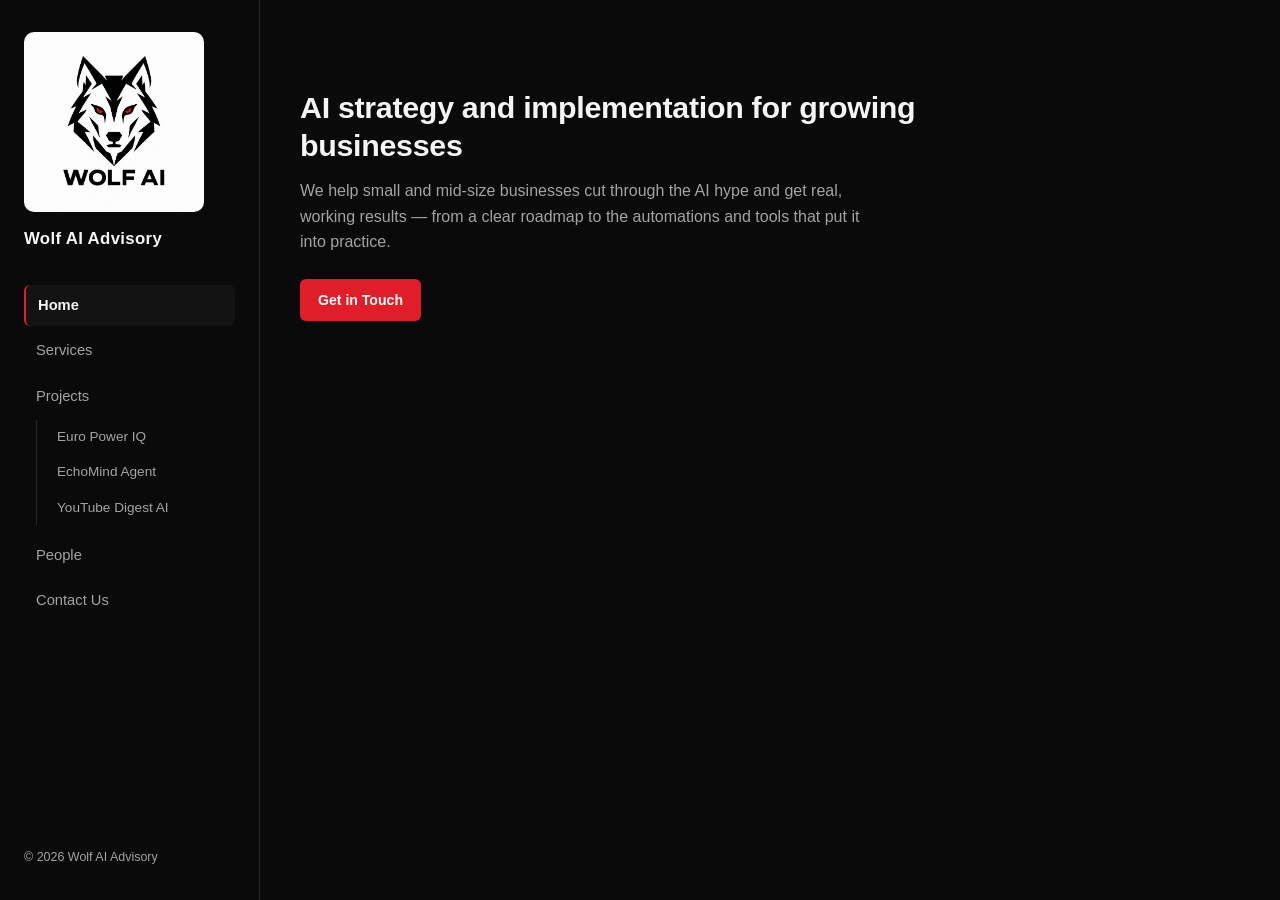
<file: index.html>
<!DOCTYPE html>
<html lang="en">
<head>
<meta charset="UTF-8">
<meta name="viewport" content="width=device-width, initial-scale=1.0">
<title>Wolf AI Advisory — AI Strategy &amp; Implementation</title>
<meta name="description" content="Wolf AI Advisory helps small and mid-size businesses adopt AI the right way — from strategy through hands-on implementation.">
<link rel="stylesheet" href="assets/style.css?v=12">
</head>
<body>

<div class="layout">
  <aside class="sidebar">
    <a href="index.html" class="brand">
      <img src="assets/wolf-ai-red-eyes.png" alt="Wolf AI Advisory logo">
      <span class="brand-name">Wolf AI Advisory</span>
    </a>
    <ul class="sidebar-nav">
      <li><a href="index.html" class="active">Home</a></li>
      <li><a href="services.html">Services</a></li>
      <li>
        <a href="projects.html">Projects</a>
        <ul class="sidebar-subnav">
          <li><a href="project-euro-power-iq.html">Euro Power IQ</a></li>
          <li><a href="project-echomind-agent.html">EchoMind Agent</a></li>
          <li><a href="project-youtube-digest-ai.html">YouTube Digest AI</a></li>
        </ul>
      </li>
      <li><a href="people.html">People</a></li>
      <li><a href="contact.html">Contact Us</a></li>
    </ul>
    <div class="sidebar-footer">&copy; 2026 Wolf AI Advisory</div>
  </aside>

  <div class="content">
    <div class="content-inner">

      <section class="hero" style="border-top: none;">
        <h1>AI strategy and implementation for growing businesses</h1>
        <p class="lede">We help small and mid-size businesses cut through the AI hype and get real, working results — from a clear roadmap to the automations and tools that put it into practice.</p>
        <div class="cta-row">
          <a href="contact.html" class="btn btn-primary">Get in Touch</a>
        </div>
      </section>

    </div>
  </div>
</div>

</body>
</html>
</file>
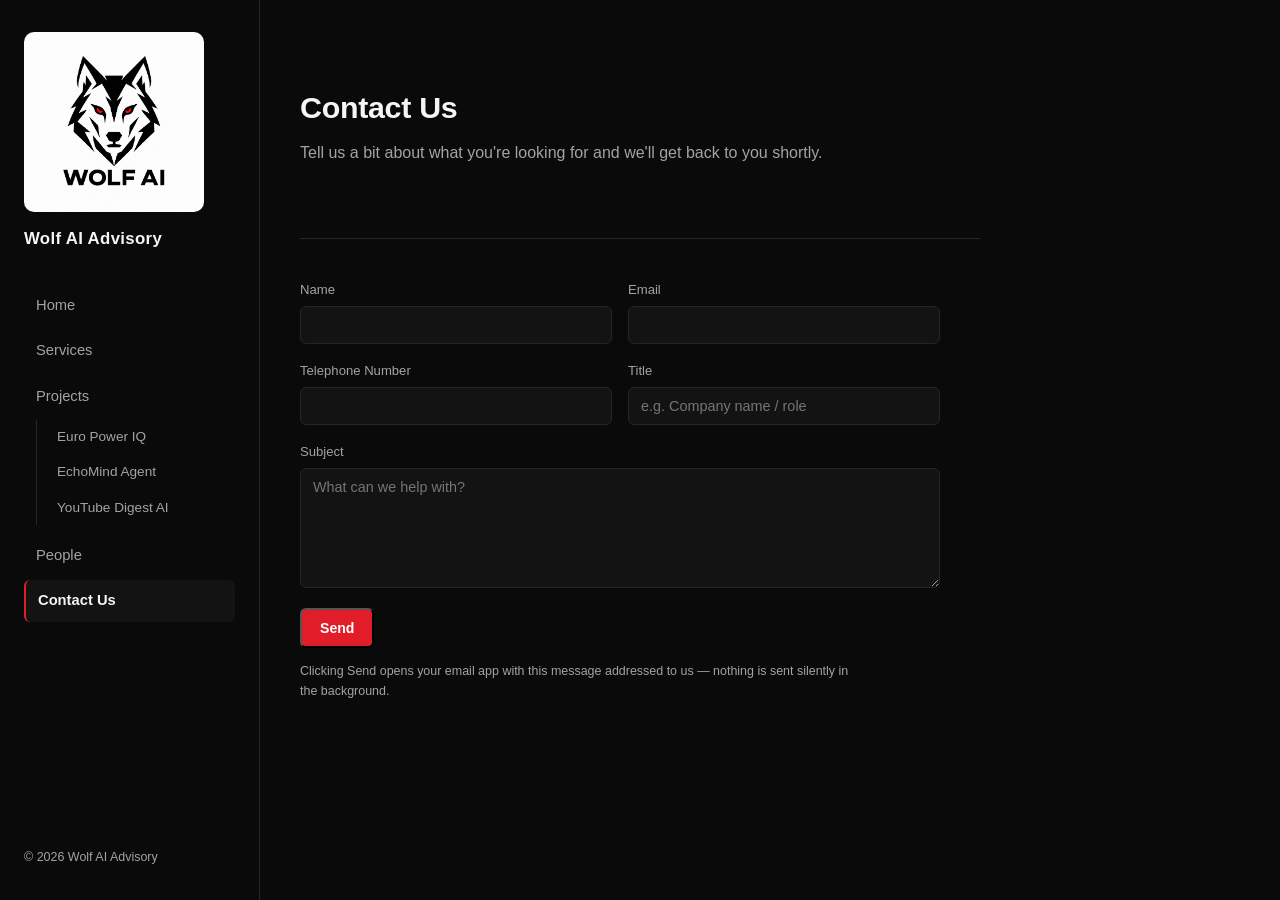
<file: contact.html>
<!DOCTYPE html>
<html lang="en">
<head>
<meta charset="UTF-8">
<meta name="viewport" content="width=device-width, initial-scale=1.0">
<title>Contact Us — Wolf AI Advisory</title>
<meta name="description" content="Get in touch with Wolf AI Advisory.">
<link rel="stylesheet" href="assets/style.css?v=12">
</head>
<body>

<div class="layout">
  <aside class="sidebar">
    <a href="index.html" class="brand">
      <img src="assets/wolf-ai-red-eyes.png" alt="Wolf AI Advisory logo">
      <span class="brand-name">Wolf AI Advisory</span>
    </a>
    <ul class="sidebar-nav">
      <li><a href="index.html">Home</a></li>
      <li><a href="services.html">Services</a></li>
      <li>
        <a href="projects.html">Projects</a>
        <ul class="sidebar-subnav">
          <li><a href="project-euro-power-iq.html">Euro Power IQ</a></li>
          <li><a href="project-echomind-agent.html">EchoMind Agent</a></li>
          <li><a href="project-youtube-digest-ai.html">YouTube Digest AI</a></li>
        </ul>
      </li>
      <li><a href="people.html">People</a></li>
      <li><a href="contact.html" class="active">Contact Us</a></li>
    </ul>
    <div class="sidebar-footer">&copy; 2026 Wolf AI Advisory</div>
  </aside>

  <div class="content">
    <div class="content-inner">

      <section class="hero">
        <h1>Contact Us</h1>
        <p class="lede">Tell us a bit about what you're looking for and we'll get back to you shortly.</p>
      </section>

      <section>
        <form class="contact-form" id="contact-form">
          <div class="form-field">
            <label for="name">Name</label>
            <input type="text" id="name" name="name" required>
          </div>
          <div class="form-field">
            <label for="email">Email</label>
            <input type="email" id="email" name="email" required>
          </div>
          <div class="form-field">
            <label for="phone">Telephone Number</label>
            <input type="tel" id="phone" name="phone">
          </div>
          <div class="form-field">
            <label for="title">Title</label>
            <input type="text" id="title" name="title" placeholder="e.g. Company name / role" required>
          </div>
          <div class="form-field full">
            <label for="subject">Subject</label>
            <textarea id="subject" name="subject" placeholder="What can we help with?" required></textarea>
          </div>
          <div class="form-actions">
            <button type="submit" class="btn btn-primary">Send</button>
          </div>
        </form>
        <p class="form-note">Clicking Send opens your email app with this message addressed to us — nothing is sent silently in the background.</p>
      </section>

    </div>
  </div>
</div>

<script>
  document.getElementById('contact-form').addEventListener('submit', function (e) {
    e.preventDefault();

    var name = document.getElementById('name').value.trim();
    var email = document.getElementById('email').value.trim();
    var phone = document.getElementById('phone').value.trim();
    var title = document.getElementById('title').value.trim();
    var subject = document.getElementById('subject').value.trim();

    var mailSubject = 'Wolf_AI Web Inquiry: ' + title;
    var mailBody =
      'Name: ' + name + '\n' +
      'Email: ' + email + '\n' +
      'Telephone: ' + (phone || 'N/A') + '\n\n' +
      subject;

    var mailtoLink = 'mailto:vucibatina@hotmail.com'
      + '?subject=' + encodeURIComponent(mailSubject)
      + '&body=' + encodeURIComponent(mailBody);

    window.location.href = mailtoLink;
  });
</script>

</body>
</html>
</file>
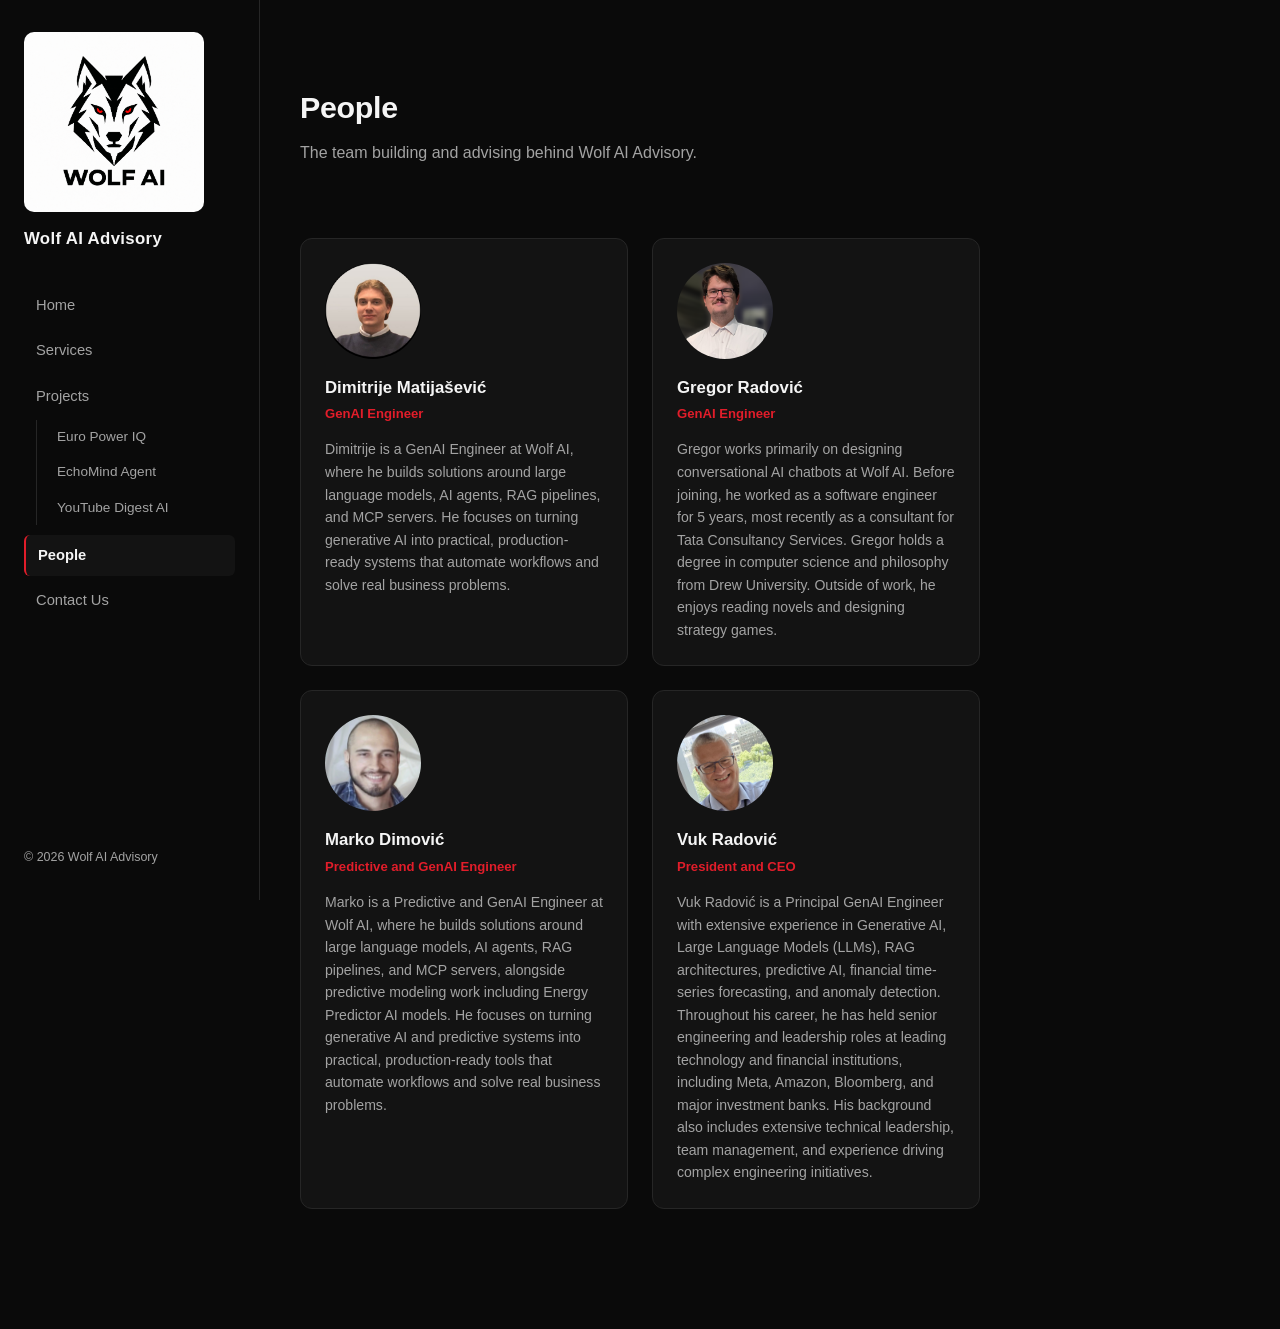
<file: people.html>
<!DOCTYPE html>
<html lang="en">
<head>
<meta charset="UTF-8">
<meta name="viewport" content="width=device-width, initial-scale=1.0">
<title>People — Wolf AI Advisory</title>
<meta name="description" content="Meet the team behind Wolf AI Advisory.">
<link rel="stylesheet" href="assets/style.css?v=12">
</head>
<body>

<div class="layout">
  <aside class="sidebar">
    <a href="index.html" class="brand">
      <img src="assets/wolf-ai-red-eyes.png" alt="Wolf AI Advisory logo">
      <span class="brand-name">Wolf AI Advisory</span>
    </a>
    <ul class="sidebar-nav">
      <li><a href="index.html">Home</a></li>
      <li><a href="services.html">Services</a></li>
      <li>
        <a href="projects.html">Projects</a>
        <ul class="sidebar-subnav">
          <li><a href="project-euro-power-iq.html">Euro Power IQ</a></li>
          <li><a href="project-echomind-agent.html">EchoMind Agent</a></li>
          <li><a href="project-youtube-digest-ai.html">YouTube Digest AI</a></li>
        </ul>
      </li>
      <li><a href="people.html" class="active">People</a></li>
      <li><a href="contact.html">Contact Us</a></li>
    </ul>
    <div class="sidebar-footer">&copy; 2026 Wolf AI Advisory</div>
  </aside>

  <div class="content">
    <div class="content-inner">

      <section class="hero" style="border-top: none;">
        <h1>People</h1>
        <p class="lede">The team building and advising behind Wolf AI Advisory.</p>
      </section>

      <section style="border-top: none; padding-top: 0;">
        <div class="people-grid">

          <div class="person-card">
            <img class="person-photo" src="assets/people/dimitrije-matijasevic.jpeg" alt="Dimitrije Matijašević">
            <h3>Dimitrije Matijašević</h3>
            <p class="person-role">GenAI Engineer</p>
            <p class="person-bio">Dimitrije is a GenAI Engineer at Wolf AI, where he builds solutions around large language models, AI agents, RAG pipelines, and MCP servers. He focuses on turning generative AI into practical, production-ready systems that automate workflows and solve real business problems.</p>
          </div>

          <div class="person-card">
            <img class="person-photo" src="assets/people/gregor-radovic.png" alt="Gregor Radović">
            <h3>Gregor Radović</h3>
            <p class="person-role">GenAI Engineer</p>
            <p class="person-bio">Gregor works primarily on designing conversational AI chatbots at Wolf AI. Before joining, he worked as a software engineer for 5 years, most recently as a consultant for Tata Consultancy Services. Gregor holds a degree in computer science and philosophy from Drew University. Outside of work, he enjoys reading novels and designing strategy games.</p>
          </div>

          <div class="person-card">
            <img class="person-photo" src="assets/people/marko-dimovic.png" alt="Marko Dimović">
            <h3>Marko Dimović</h3>
            <p class="person-role">Predictive and GenAI Engineer</p>
            <p class="person-bio">Marko is a Predictive and GenAI Engineer at Wolf AI, where he builds solutions around large language models, AI agents, RAG pipelines, and MCP servers, alongside predictive modeling work including Energy Predictor AI models. He focuses on turning generative AI and predictive systems into practical, production-ready tools that automate workflows and solve real business problems.</p>
          </div>

          <div class="person-card">
            <img class="person-photo" src="assets/people/vuk-radovic-square.jpg" alt="Vuk Radović">
            <h3>Vuk Radović</h3>
            <p class="person-role">President and CEO</p>
            <p class="person-bio">Vuk Radović is a Principal GenAI Engineer with extensive experience in Generative AI, Large Language Models (LLMs), RAG architectures, predictive AI, financial time-series forecasting, and anomaly detection. Throughout his career, he has held senior engineering and leadership roles at leading technology and financial institutions, including Meta, Amazon, Bloomberg, and major investment banks. His background also includes extensive technical leadership, team management, and experience driving complex engineering initiatives.</p>
          </div>

        </div>
      </section>

    </div>
  </div>
</div>

</body>
</html>
</file>
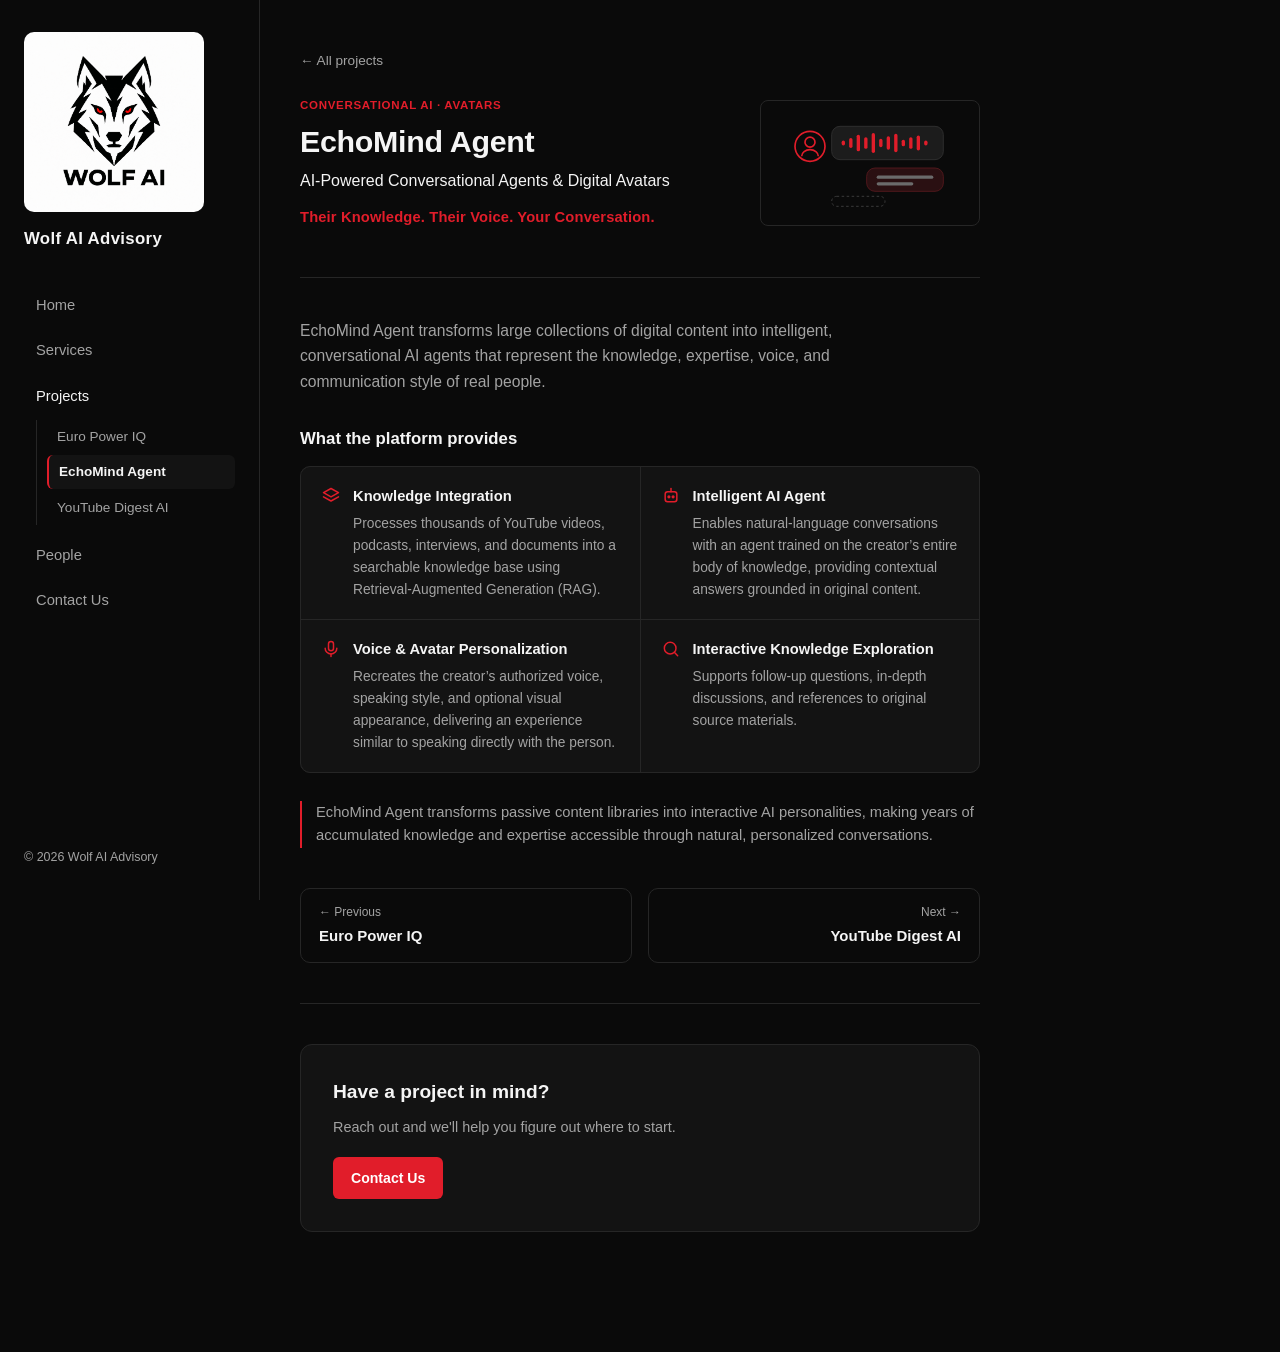
<file: project-echomind-agent.html>
<!DOCTYPE html>
<html lang="en">
<head>
<meta charset="UTF-8">
<meta name="viewport" content="width=device-width, initial-scale=1.0">
<title>EchoMind Agent — Wolf AI Advisory</title>
<link rel="stylesheet" href="assets/style.css?v=12">
</head>
<body>

<div class="layout">
  <aside class="sidebar">
    <a href="index.html" class="brand">
      <img src="assets/wolf-ai-red-eyes.png" alt="Wolf AI Advisory logo">
      <span class="brand-name">Wolf AI Advisory</span>
    </a>
    <ul class="sidebar-nav">
      <li><a href="index.html">Home</a></li>
      <li><a href="services.html">Services</a></li>
      <li>
        <a href="projects.html" class="parent-active">Projects</a>
        <ul class="sidebar-subnav">
          <li><a href="project-euro-power-iq.html">Euro Power IQ</a></li>
          <li><a href="project-echomind-agent.html" class="active">EchoMind Agent</a></li>
          <li><a href="project-youtube-digest-ai.html">YouTube Digest AI</a></li>
        </ul>
      </li>
      <li><a href="people.html">People</a></li>
      <li><a href="contact.html">Contact Us</a></li>
    </ul>
    <div class="sidebar-footer">&copy; 2026 Wolf AI Advisory</div>
  </aside>

  <div class="content">
    <div class="content-inner">

      <a href="projects.html" class="back-link">&larr; All projects</a>

      <section class="hero project-hero">
        <div>
          <p class="eyebrow">Conversational AI &middot; Avatars</p>
          <h1>EchoMind Agent</h1>
          <p class="project-tagline">AI-Powered Conversational Agents &amp; Digital Avatars</p>
          <p class="project-slogan">Their Knowledge. Their Voice. Your Conversation.</p>
        </div>
        <div class="project-thumb" aria-hidden="true">
            <svg width="180" height="80" viewBox="0 0 200 120" preserveAspectRatio="xMidYMid meet">
              <g class="avatar"><circle cx="28" cy="40" r="18"/><circle cx="28" cy="35" r="6"/><path d="M18 52a10 8 0 0 1 20 0"/></g>
              <rect class="bubble" x="54" y="16" width="134" height="40" rx="10"/>
              <g class="wave"><rect x="66" y="33.0" width="4" height="6" rx="2"/><rect x="75" y="30.0" width="4" height="12" rx="2"/><rect x="84" y="26.0" width="4" height="20" rx="2"/><rect x="93" y="29.0" width="4" height="14" rx="2"/><rect x="102" y="24.0" width="4" height="24" rx="2"/><rect x="111" y="31.0" width="4" height="10" rx="2"/><rect x="120" y="28.0" width="4" height="16" rx="2"/><rect x="129" y="25.0" width="4" height="22" rx="2"/><rect x="138" y="32.0" width="4" height="8" rx="2"/><rect x="147" y="29.0" width="4" height="14" rx="2"/><rect x="156" y="27.0" width="4" height="18" rx="2"/><rect x="165" y="33.0" width="4" height="6" rx="2"/></g>
              <rect class="bubble me" x="96" y="66" width="92" height="28" rx="10"/>
              <g class="text-line"><rect x="108" y="75" width="68" height="4" rx="2"/><rect x="108" y="83" width="44" height="4" rx="2"/></g>
              <rect class="chip" x="54" y="100" width="64" height="12" rx="6"/>
            </svg>
          </div>
      </section>

      <section class="project-detail">
        <p class="project-summary">EchoMind Agent transforms large collections of digital content into intelligent, conversational AI agents that represent the knowledge, expertise, voice, and communication style of real people.</p>
        <h2>What the platform provides</h2>
        <ul class="feature-grid">
          <li class="feature">
            <svg class="feature-icon" width="20" height="20" viewBox="0 0 24 24" fill="none" stroke="#e11d2a" stroke-width="1.8" stroke-linecap="round" stroke-linejoin="round" aria-hidden="true"><path d="M12 3l9 5-9 5-9-5z"/><path d="M3 13l9 5 9-5"/></svg>
            <div><h3>Knowledge Integration</h3><p>Processes thousands of YouTube videos, podcasts, interviews, and documents into a searchable knowledge base using Retrieval-Augmented Generation (RAG).</p></div>
          </li>
          <li class="feature">
            <svg class="feature-icon" width="20" height="20" viewBox="0 0 24 24" fill="none" stroke="#e11d2a" stroke-width="1.8" stroke-linecap="round" stroke-linejoin="round" aria-hidden="true"><rect x="5" y="7" width="14" height="12" rx="3"/><path d="M12 3v4"/><circle cx="9.5" cy="13" r="1"/><circle cx="14.5" cy="13" r="1"/></svg>
            <div><h3>Intelligent AI Agent</h3><p>Enables natural-language conversations with an agent trained on the creator&rsquo;s entire body of knowledge, providing contextual answers grounded in original content.</p></div>
          </li>
          <li class="feature">
            <svg class="feature-icon" width="20" height="20" viewBox="0 0 24 24" fill="none" stroke="#e11d2a" stroke-width="1.8" stroke-linecap="round" stroke-linejoin="round" aria-hidden="true"><rect x="9" y="3" width="6" height="11" rx="3"/><path d="M5 11a7 7 0 0 0 14 0"/><path d="M12 18v3"/></svg>
            <div><h3>Voice &amp; Avatar Personalization</h3><p>Recreates the creator&rsquo;s authorized voice, speaking style, and optional visual appearance, delivering an experience similar to speaking directly with the person.</p></div>
          </li>
          <li class="feature">
            <svg class="feature-icon" width="20" height="20" viewBox="0 0 24 24" fill="none" stroke="#e11d2a" stroke-width="1.8" stroke-linecap="round" stroke-linejoin="round" aria-hidden="true"><circle cx="11" cy="11" r="7"/><path d="M20 20l-4-4"/></svg>
            <div><h3>Interactive Knowledge Exploration</h3><p>Supports follow-up questions, in-depth discussions, and references to original source materials.</p></div>
          </li>
        </ul>
        <p class="project-audience">EchoMind Agent transforms passive content libraries into interactive AI personalities, making years of accumulated knowledge and expertise accessible through natural, personalized conversations.</p>
      </section>

      <nav class="project-pager" aria-label="Other projects">
        <a href="project-euro-power-iq.html"><span>&larr; Previous</span>Euro Power IQ</a>
        <a href="project-youtube-digest-ai.html" class="next"><span>Next &rarr;</span>YouTube Digest AI</a>
      </nav>

      <section id="contact">
        <div class="contact-card">
          <h2>Have a project in mind?</h2>
          <p>Reach out and we'll help you figure out where to start.</p>
          <a href="contact.html" class="btn btn-primary">Contact Us</a>
        </div>
      </section>

    </div>
  </div>
</div>

</body>
</html>
</file>
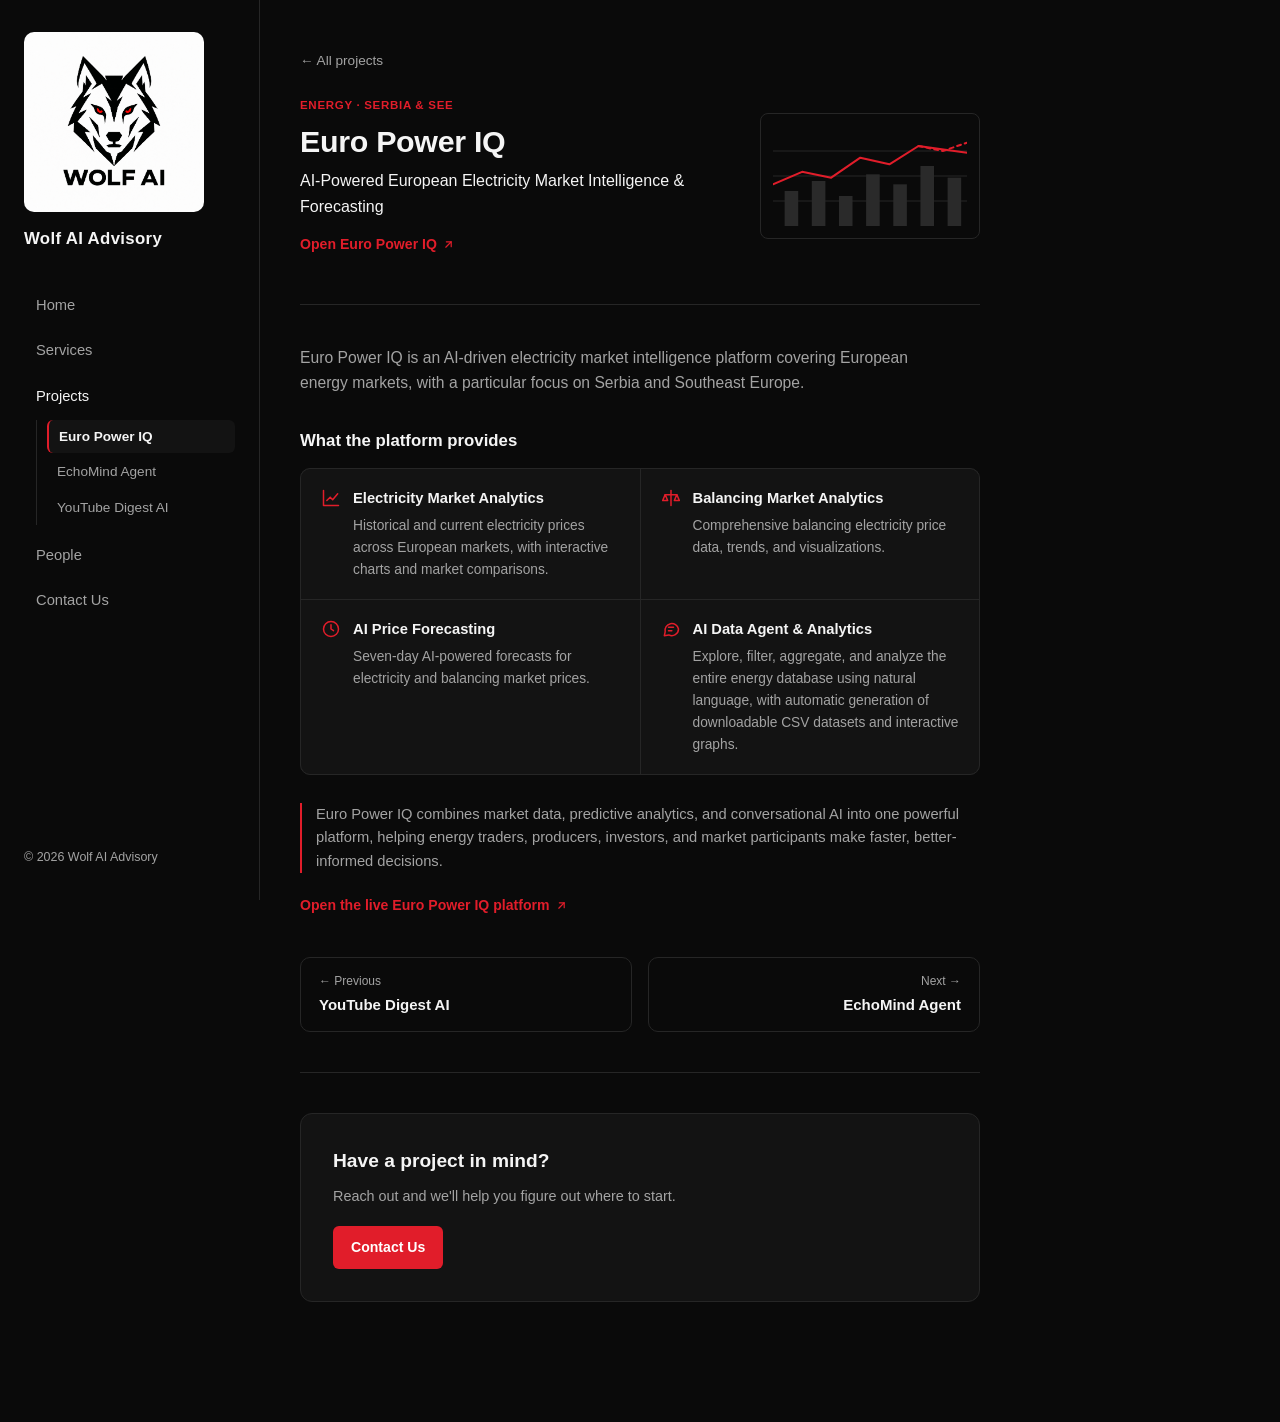
<file: project-euro-power-iq.html>
<!DOCTYPE html>
<html lang="en">
<head>
<meta charset="UTF-8">
<meta name="viewport" content="width=device-width, initial-scale=1.0">
<title>Euro Power IQ — Wolf AI Advisory</title>
<link rel="stylesheet" href="assets/style.css?v=12">
</head>
<body>

<div class="layout">
  <aside class="sidebar">
    <a href="index.html" class="brand">
      <img src="assets/wolf-ai-red-eyes.png" alt="Wolf AI Advisory logo">
      <span class="brand-name">Wolf AI Advisory</span>
    </a>
    <ul class="sidebar-nav">
      <li><a href="index.html">Home</a></li>
      <li><a href="services.html">Services</a></li>
      <li>
        <a href="projects.html" class="parent-active">Projects</a>
        <ul class="sidebar-subnav">
          <li><a href="project-euro-power-iq.html" class="active">Euro Power IQ</a></li>
          <li><a href="project-echomind-agent.html">EchoMind Agent</a></li>
          <li><a href="project-youtube-digest-ai.html">YouTube Digest AI</a></li>
        </ul>
      </li>
      <li><a href="people.html">People</a></li>
      <li><a href="contact.html">Contact Us</a></li>
    </ul>
    <div class="sidebar-footer">&copy; 2026 Wolf AI Advisory</div>
  </aside>

  <div class="content">
    <div class="content-inner">

      <a href="projects.html" class="back-link">&larr; All projects</a>

      <section class="hero project-hero">
        <div>
          <p class="eyebrow">Energy &middot; Serbia &amp; SEE</p>
          <h1>Euro Power IQ</h1>
          <p class="project-tagline">AI-Powered European Electricity Market Intelligence &amp; Forecasting</p>
          <a href="https://d220wq7c0z9n73.cloudfront.net/" target="_blank" rel="noopener" class="live-link hero-live">Open Euro Power IQ <svg class="ext-icon" width="14" height="14" viewBox="0 0 24 24" fill="none" stroke="currentColor" stroke-width="2.2" stroke-linecap="round" stroke-linejoin="round" aria-hidden="true"><path d="M7 17L17 7"/><path d="M8 7h9v9"/></svg></a>
        </div>
        <div class="project-thumb" aria-hidden="true">
            <svg width="180" height="80" viewBox="0 0 200 120" preserveAspectRatio="none">
              <g class="grid"><line x1="0" y1="30" x2="200" y2="30"/><line x1="0" y1="60" x2="200" y2="60"/><line x1="0" y1="90" x2="200" y2="90"/></g>
              <g class="bars"><rect x="12" y="78" width="14" height="42"/><rect x="40" y="66" width="14" height="54"/><rect x="68" y="84" width="14" height="36"/><rect x="96" y="58" width="14" height="62"/><rect x="124" y="70" width="14" height="50"/><rect x="152" y="48" width="14" height="72"/><rect x="180" y="62" width="14" height="58"/></g>
              <polyline class="line" points="0,70 30,55 60,62 90,38 120,46 150,24 200,32"/>
              <polyline class="line forecast" points="150,24 175,30 200,20"/>
            </svg>
          </div>
      </section>

      <section class="project-detail">
        <p class="project-summary">Euro Power IQ is an AI-driven electricity market intelligence platform covering European energy markets, with a particular focus on Serbia and Southeast Europe.</p>
        <h2>What the platform provides</h2>
        <ul class="feature-grid">
          <li class="feature">
            <svg class="feature-icon" width="20" height="20" viewBox="0 0 24 24" fill="none" stroke="#e11d2a" stroke-width="1.8" stroke-linecap="round" stroke-linejoin="round" aria-hidden="true"><path d="M3 3v18h18"/><path d="M7 15l4-4 3 3 6-7"/></svg>
            <div><h3>Electricity Market Analytics</h3><p>Historical and current electricity prices across European markets, with interactive charts and market comparisons.</p></div>
          </li>
          <li class="feature">
            <svg class="feature-icon" width="20" height="20" viewBox="0 0 24 24" fill="none" stroke="#e11d2a" stroke-width="1.8" stroke-linecap="round" stroke-linejoin="round" aria-hidden="true"><path d="M12 3v18"/><path d="M5 8h14"/><path d="M5 8l-3 7h6z"/><path d="M19 8l-3 7h6z"/></svg>
            <div><h3>Balancing Market Analytics</h3><p>Comprehensive balancing electricity price data, trends, and visualizations.</p></div>
          </li>
          <li class="feature">
            <svg class="feature-icon" width="20" height="20" viewBox="0 0 24 24" fill="none" stroke="#e11d2a" stroke-width="1.8" stroke-linecap="round" stroke-linejoin="round" aria-hidden="true"><circle cx="12" cy="12" r="9"/><path d="M12 7v5l3 2"/></svg>
            <div><h3>AI Price Forecasting</h3><p>Seven-day AI-powered forecasts for electricity and balancing market prices.</p></div>
          </li>
          <li class="feature">
            <svg class="feature-icon" width="20" height="20" viewBox="0 0 24 24" fill="none" stroke="#e11d2a" stroke-width="1.8" stroke-linecap="round" stroke-linejoin="round" aria-hidden="true"><path d="M21 12a8 8 0 0 1-11.6 7.1L4 20l1-4.6A8 8 0 1 1 21 12z"/><path d="M9 10h6"/><path d="M9 14h4"/></svg>
            <div><h3>AI Data Agent &amp; Analytics</h3><p>Explore, filter, aggregate, and analyze the entire energy database using natural language, with automatic generation of downloadable CSV datasets and interactive graphs.</p></div>
          </li>
        </ul>
        <p class="project-audience">Euro Power IQ combines market data, predictive analytics, and conversational AI into one powerful platform, helping energy traders, producers, investors, and market participants make faster, better-informed decisions.</p>
        <p class="live-line"><a href="https://d220wq7c0z9n73.cloudfront.net/" target="_blank" rel="noopener" class="live-link">Open the live Euro Power IQ platform <svg class="ext-icon" width="14" height="14" viewBox="0 0 24 24" fill="none" stroke="currentColor" stroke-width="2.2" stroke-linecap="round" stroke-linejoin="round" aria-hidden="true"><path d="M7 17L17 7"/><path d="M8 7h9v9"/></svg></a></p>
      </section>

      <nav class="project-pager" aria-label="Other projects">
        <a href="project-youtube-digest-ai.html"><span>&larr; Previous</span>YouTube Digest AI</a>
        <a href="project-echomind-agent.html" class="next"><span>Next &rarr;</span>EchoMind Agent</a>
      </nav>

      <section id="contact">
        <div class="contact-card">
          <h2>Have a project in mind?</h2>
          <p>Reach out and we'll help you figure out where to start.</p>
          <a href="contact.html" class="btn btn-primary">Contact Us</a>
        </div>
      </section>

    </div>
  </div>
</div>

</body>
</html>
</file>
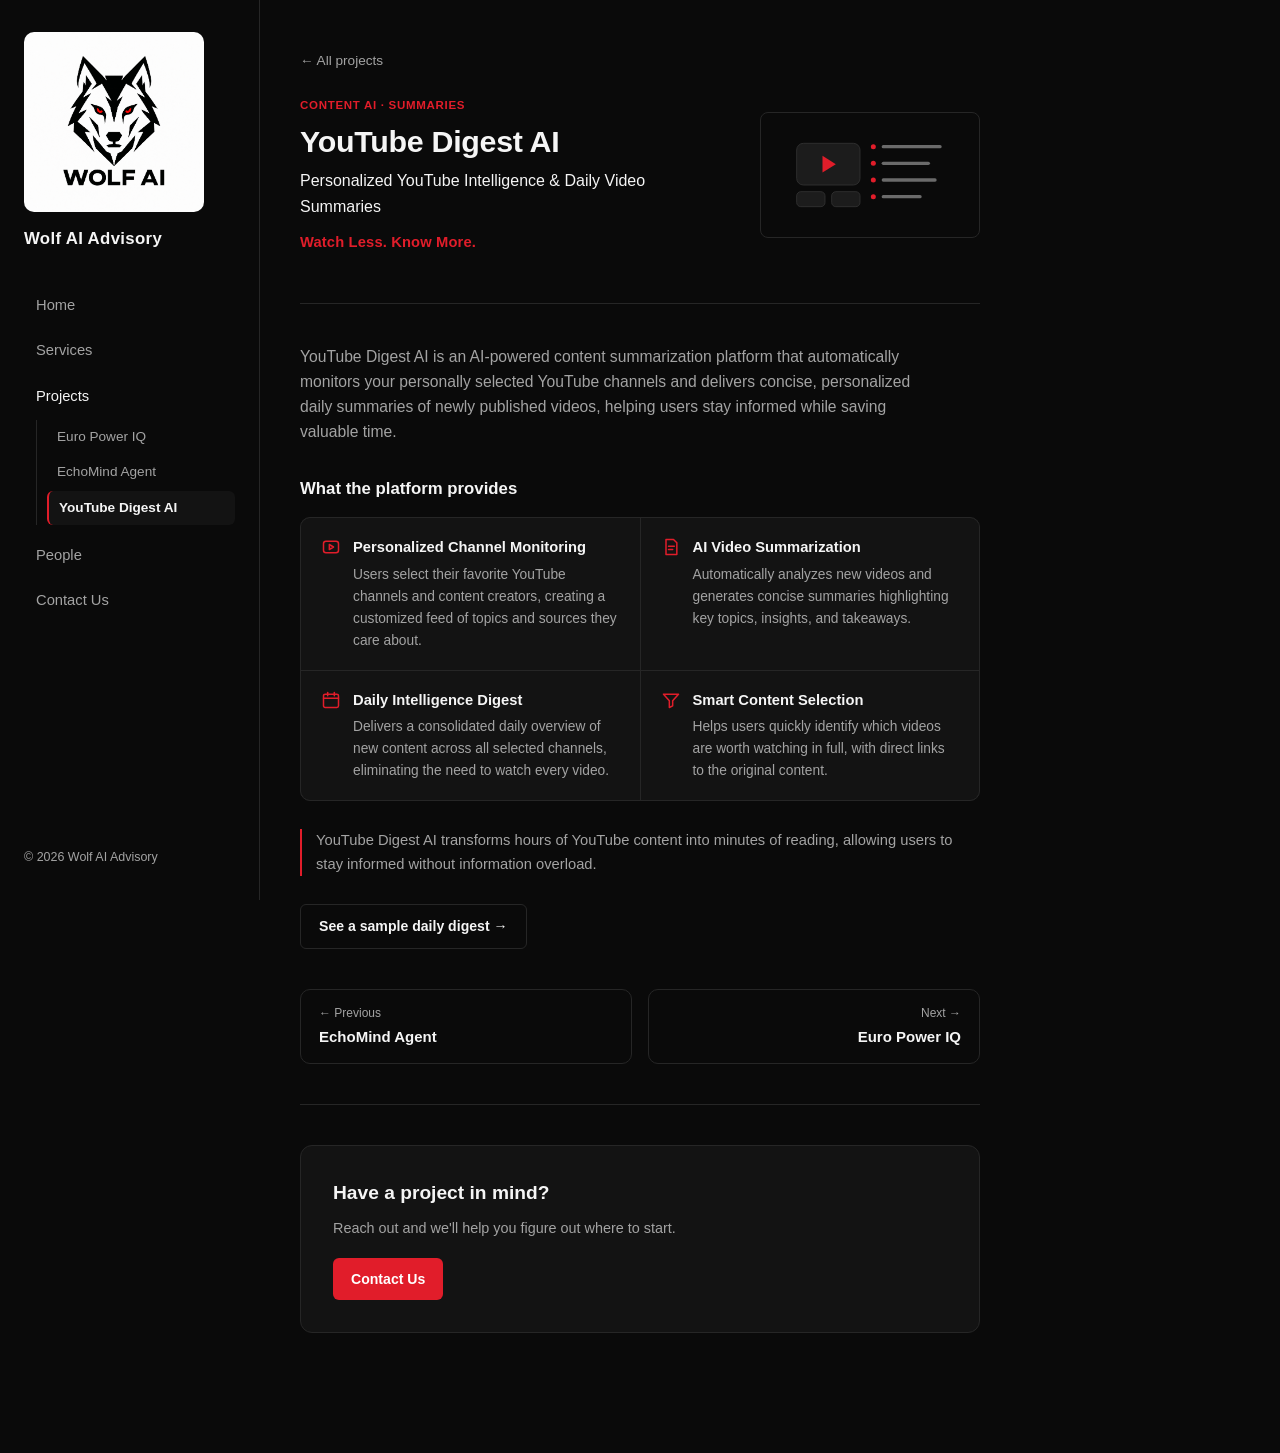
<file: project-youtube-digest-ai.html>
<!DOCTYPE html>
<html lang="en">
<head>
<meta charset="UTF-8">
<meta name="viewport" content="width=device-width, initial-scale=1.0">
<title>YouTube Digest AI — Wolf AI Advisory</title>
<link rel="stylesheet" href="assets/style.css?v=12">
</head>
<body>

<div class="layout">
  <aside class="sidebar">
    <a href="index.html" class="brand">
      <img src="assets/wolf-ai-red-eyes.png" alt="Wolf AI Advisory logo">
      <span class="brand-name">Wolf AI Advisory</span>
    </a>
    <ul class="sidebar-nav">
      <li><a href="index.html">Home</a></li>
      <li><a href="services.html">Services</a></li>
      <li>
        <a href="projects.html" class="parent-active">Projects</a>
        <ul class="sidebar-subnav">
          <li><a href="project-euro-power-iq.html">Euro Power IQ</a></li>
          <li><a href="project-echomind-agent.html">EchoMind Agent</a></li>
          <li><a href="project-youtube-digest-ai.html" class="active">YouTube Digest AI</a></li>
        </ul>
      </li>
      <li><a href="people.html">People</a></li>
      <li><a href="contact.html">Contact Us</a></li>
    </ul>
    <div class="sidebar-footer">&copy; 2026 Wolf AI Advisory</div>
  </aside>

  <div class="content">
    <div class="content-inner">

      <a href="projects.html" class="back-link">&larr; All projects</a>

      <section class="hero project-hero">
        <div>
          <p class="eyebrow">Content AI &middot; Summaries</p>
          <h1>YouTube Digest AI</h1>
          <p class="project-tagline">Personalized YouTube Intelligence &amp; Daily Video Summaries</p>
          <p class="project-slogan">Watch Less. Know More.</p>
        </div>
        <div class="project-thumb" aria-hidden="true">
            <svg width="180" height="80" viewBox="0 0 200 120" preserveAspectRatio="xMidYMid meet">
              <rect class="bubble" x="12" y="22" width="76" height="50" rx="8"/>
              <path class="play" d="M43 37l16 10-16 10z"/>
              <rect class="bubble" x="12" y="80" width="34" height="18" rx="5"/><rect class="bubble" x="54" y="80" width="34" height="18" rx="5"/>
              <g class="digest"><circle class="dot" cx="104" cy="26" r="3"/><rect class="text-line" x="114" y="24" width="72" height="4" rx="2"/><circle class="dot" cx="104" cy="46" r="3"/><rect class="text-line" x="114" y="44" width="58" height="4" rx="2"/><circle class="dot" cx="104" cy="66" r="3"/><rect class="text-line" x="114" y="64" width="66" height="4" rx="2"/><circle class="dot" cx="104" cy="86" r="3"/><rect class="text-line" x="114" y="84" width="48" height="4" rx="2"/></g>
            </svg>
          </div>
      </section>

      <section class="project-detail">
        <p class="project-summary">YouTube Digest AI is an AI-powered content summarization platform that automatically monitors your personally selected YouTube channels and delivers concise, personalized daily summaries of newly published videos, helping users stay informed while saving valuable time.</p>
        <h2>What the platform provides</h2>
        <ul class="feature-grid">
          <li class="feature">
            <svg class="feature-icon" width="20" height="20" viewBox="0 0 24 24" fill="none" stroke="#e11d2a" stroke-width="1.8" stroke-linecap="round" stroke-linejoin="round" aria-hidden="true"><rect x="3" y="5" width="18" height="14" rx="3"/><path d="M10 9l5 3-5 3z"/></svg>
            <div><h3>Personalized Channel Monitoring</h3><p>Users select their favorite YouTube channels and content creators, creating a customized feed of topics and sources they care about.</p></div>
          </li>
          <li class="feature">
            <svg class="feature-icon" width="20" height="20" viewBox="0 0 24 24" fill="none" stroke="#e11d2a" stroke-width="1.8" stroke-linecap="round" stroke-linejoin="round" aria-hidden="true"><path d="M6 3h9l4 4v14H6z"/><path d="M9 11h7"/><path d="M9 15h5"/></svg>
            <div><h3>AI Video Summarization</h3><p>Automatically analyzes new videos and generates concise summaries highlighting key topics, insights, and takeaways.</p></div>
          </li>
          <li class="feature">
            <svg class="feature-icon" width="20" height="20" viewBox="0 0 24 24" fill="none" stroke="#e11d2a" stroke-width="1.8" stroke-linecap="round" stroke-linejoin="round" aria-hidden="true"><rect x="3" y="5" width="18" height="16" rx="2"/><path d="M3 10h18"/><path d="M8 3v4"/><path d="M16 3v4"/></svg>
            <div><h3>Daily Intelligence Digest</h3><p>Delivers a consolidated daily overview of new content across all selected channels, eliminating the need to watch every video.</p></div>
          </li>
          <li class="feature">
            <svg class="feature-icon" width="20" height="20" viewBox="0 0 24 24" fill="none" stroke="#e11d2a" stroke-width="1.8" stroke-linecap="round" stroke-linejoin="round" aria-hidden="true"><path d="M3 5h18l-7 8v6l-4 2v-8z"/></svg>
            <div><h3>Smart Content Selection</h3><p>Helps users quickly identify which videos are worth watching in full, with direct links to the original content.</p></div>
          </li>
        </ul>
        <p class="project-audience">YouTube Digest AI transforms hours of YouTube content into minutes of reading, allowing users to stay informed without information overload.</p>
        <a href="youtube-sample.html" class="btn btn-outline project-sample">See a sample daily digest &rarr;</a>
      </section>

      <nav class="project-pager" aria-label="Other projects">
        <a href="project-echomind-agent.html"><span>&larr; Previous</span>EchoMind Agent</a>
        <a href="project-euro-power-iq.html" class="next"><span>Next &rarr;</span>Euro Power IQ</a>
      </nav>

      <section id="contact">
        <div class="contact-card">
          <h2>Have a project in mind?</h2>
          <p>Reach out and we'll help you figure out where to start.</p>
          <a href="contact.html" class="btn btn-primary">Contact Us</a>
        </div>
      </section>

    </div>
  </div>
</div>

</body>
</html>
</file>
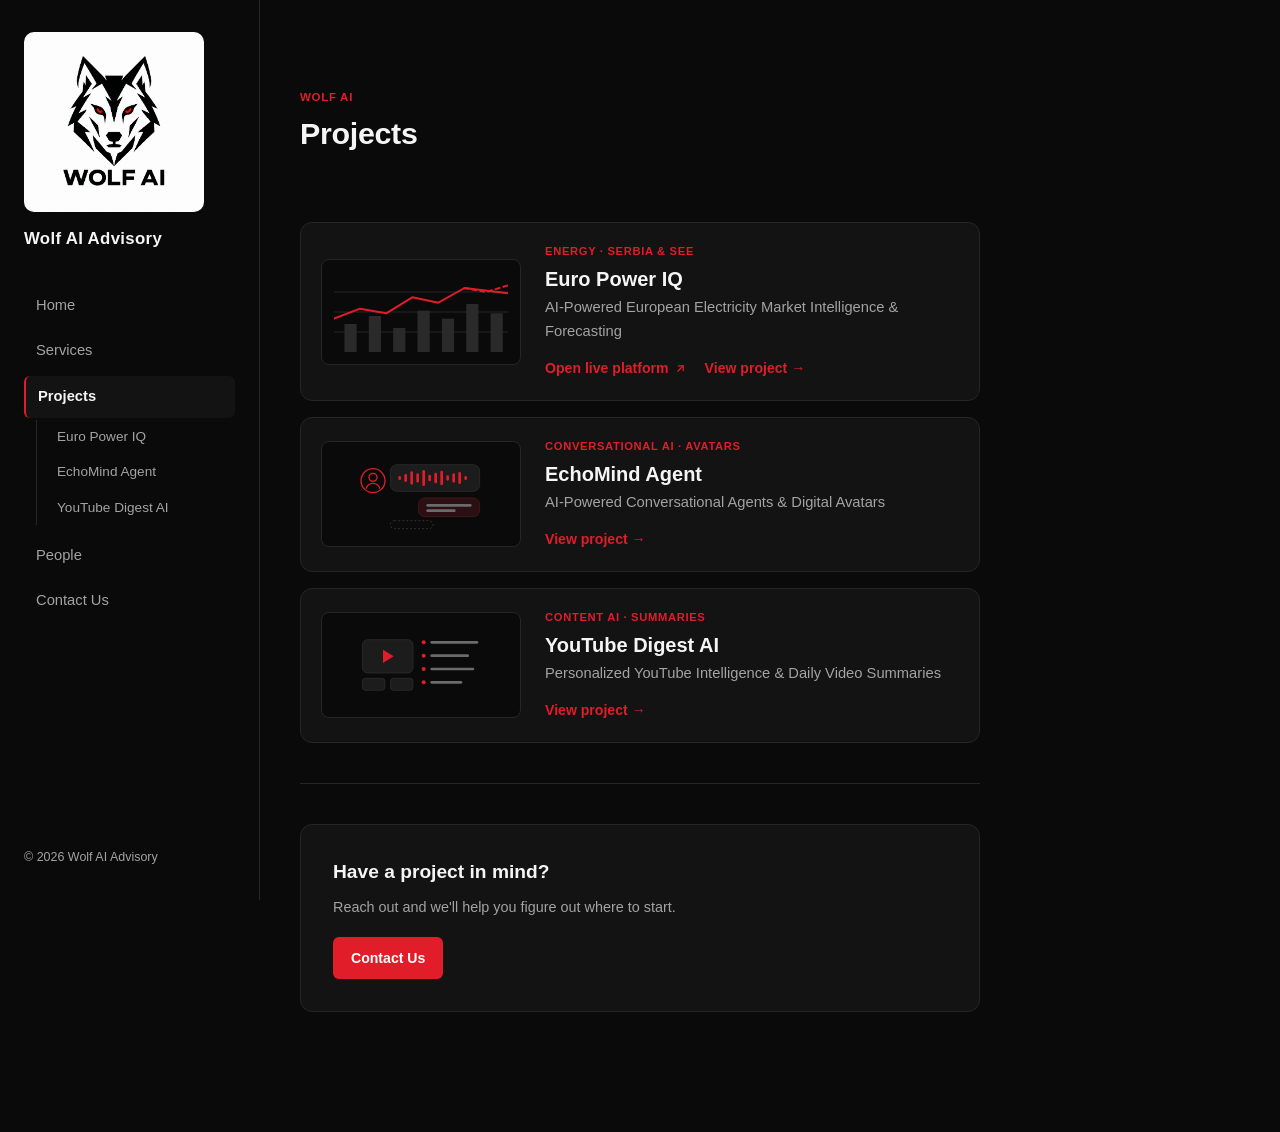
<file: projects.html>
<!DOCTYPE html>
<html lang="en">
<head>
<meta charset="UTF-8">
<meta name="viewport" content="width=device-width, initial-scale=1.0">
<title>Projects — Wolf AI Advisory</title>
<link rel="stylesheet" href="assets/style.css?v=12">
</head>
<body>

<div class="layout">
  <aside class="sidebar">
    <a href="index.html" class="brand">
      <img src="assets/wolf-ai-red-eyes.png" alt="Wolf AI Advisory logo">
      <span class="brand-name">Wolf AI Advisory</span>
    </a>
    <ul class="sidebar-nav">
      <li><a href="index.html">Home</a></li>
      <li><a href="services.html">Services</a></li>
      <li>
        <a href="projects.html" class="active">Projects</a>
        <ul class="sidebar-subnav">
          <li><a href="project-euro-power-iq.html">Euro Power IQ</a></li>
          <li><a href="project-echomind-agent.html">EchoMind Agent</a></li>
          <li><a href="project-youtube-digest-ai.html">YouTube Digest AI</a></li>
        </ul>
      </li>
      <li><a href="people.html">People</a></li>
      <li><a href="contact.html">Contact Us</a></li>
    </ul>
    <div class="sidebar-footer">&copy; 2026 Wolf AI Advisory</div>
  </aside>

  <div class="content">
    <div class="content-inner">

      <section class="hero">
        <p class="eyebrow">Wolf AI</p>
        <h1>Projects</h1>
      </section>

      <section class="project-list">
        <article class="project-index-card">
          <div class="project-thumb" aria-hidden="true">
            <svg width="180" height="80" viewBox="0 0 200 120" preserveAspectRatio="none">
              <g class="grid"><line x1="0" y1="30" x2="200" y2="30"/><line x1="0" y1="60" x2="200" y2="60"/><line x1="0" y1="90" x2="200" y2="90"/></g>
              <g class="bars"><rect x="12" y="78" width="14" height="42"/><rect x="40" y="66" width="14" height="54"/><rect x="68" y="84" width="14" height="36"/><rect x="96" y="58" width="14" height="62"/><rect x="124" y="70" width="14" height="50"/><rect x="152" y="48" width="14" height="72"/><rect x="180" y="62" width="14" height="58"/></g>
              <polyline class="line" points="0,70 30,55 60,62 90,38 120,46 150,24 200,32"/>
              <polyline class="line forecast" points="150,24 175,30 200,20"/>
            </svg>
          </div>
          <div class="project-index-body">
            <p class="project-tag">Energy &middot; Serbia &amp; SEE</p>
            <h2><a href="project-euro-power-iq.html" class="card-link">Euro Power IQ</a></h2>
            <p class="project-tagline">AI-Powered European Electricity Market Intelligence &amp; Forecasting</p>
            <div class="project-actions">
              <a href="https://d220wq7c0z9n73.cloudfront.net/" target="_blank" rel="noopener" class="live-link">Open live platform <svg class="ext-icon" width="14" height="14" viewBox="0 0 24 24" fill="none" stroke="currentColor" stroke-width="2.2" stroke-linecap="round" stroke-linejoin="round" aria-hidden="true"><path d="M7 17L17 7"/><path d="M8 7h9v9"/></svg></a>
              <span class="project-link">View project &rarr;</span>
            </div>
          </div>
        </article>
        <article class="project-index-card">
          <div class="project-thumb" aria-hidden="true">
            <svg width="180" height="80" viewBox="0 0 200 120" preserveAspectRatio="xMidYMid meet">
              <g class="avatar"><circle cx="28" cy="40" r="18"/><circle cx="28" cy="35" r="6"/><path d="M18 52a10 8 0 0 1 20 0"/></g>
              <rect class="bubble" x="54" y="16" width="134" height="40" rx="10"/>
              <g class="wave"><rect x="66" y="33.0" width="4" height="6" rx="2"/><rect x="75" y="30.0" width="4" height="12" rx="2"/><rect x="84" y="26.0" width="4" height="20" rx="2"/><rect x="93" y="29.0" width="4" height="14" rx="2"/><rect x="102" y="24.0" width="4" height="24" rx="2"/><rect x="111" y="31.0" width="4" height="10" rx="2"/><rect x="120" y="28.0" width="4" height="16" rx="2"/><rect x="129" y="25.0" width="4" height="22" rx="2"/><rect x="138" y="32.0" width="4" height="8" rx="2"/><rect x="147" y="29.0" width="4" height="14" rx="2"/><rect x="156" y="27.0" width="4" height="18" rx="2"/><rect x="165" y="33.0" width="4" height="6" rx="2"/></g>
              <rect class="bubble me" x="96" y="66" width="92" height="28" rx="10"/>
              <g class="text-line"><rect x="108" y="75" width="68" height="4" rx="2"/><rect x="108" y="83" width="44" height="4" rx="2"/></g>
              <rect class="chip" x="54" y="100" width="64" height="12" rx="6"/>
            </svg>
          </div>
          <div class="project-index-body">
            <p class="project-tag">Conversational AI &middot; Avatars</p>
            <h2><a href="project-echomind-agent.html" class="card-link">EchoMind Agent</a></h2>
            <p class="project-tagline">AI-Powered Conversational Agents &amp; Digital Avatars</p>
            <div class="project-actions">
              <span class="project-link">View project &rarr;</span>
            </div>
          </div>
        </article>
        <article class="project-index-card">
          <div class="project-thumb" aria-hidden="true">
            <svg width="180" height="80" viewBox="0 0 200 120" preserveAspectRatio="xMidYMid meet">
              <rect class="bubble" x="12" y="22" width="76" height="50" rx="8"/>
              <path class="play" d="M43 37l16 10-16 10z"/>
              <rect class="bubble" x="12" y="80" width="34" height="18" rx="5"/><rect class="bubble" x="54" y="80" width="34" height="18" rx="5"/>
              <g class="digest"><circle class="dot" cx="104" cy="26" r="3"/><rect class="text-line" x="114" y="24" width="72" height="4" rx="2"/><circle class="dot" cx="104" cy="46" r="3"/><rect class="text-line" x="114" y="44" width="58" height="4" rx="2"/><circle class="dot" cx="104" cy="66" r="3"/><rect class="text-line" x="114" y="64" width="66" height="4" rx="2"/><circle class="dot" cx="104" cy="86" r="3"/><rect class="text-line" x="114" y="84" width="48" height="4" rx="2"/></g>
            </svg>
          </div>
          <div class="project-index-body">
            <p class="project-tag">Content AI &middot; Summaries</p>
            <h2><a href="project-youtube-digest-ai.html" class="card-link">YouTube Digest AI</a></h2>
            <p class="project-tagline">Personalized YouTube Intelligence &amp; Daily Video Summaries</p>
            <div class="project-actions">
              <span class="project-link">View project &rarr;</span>
            </div>
          </div>
        </article>
      </section>

      <section id="contact">
        <div class="contact-card">
          <h2>Have a project in mind?</h2>
          <p>Reach out and we'll help you figure out where to start.</p>
          <a href="contact.html" class="btn btn-primary">Contact Us</a>
        </div>
      </section>

    </div>
  </div>
</div>

</body>
</html>
</file>
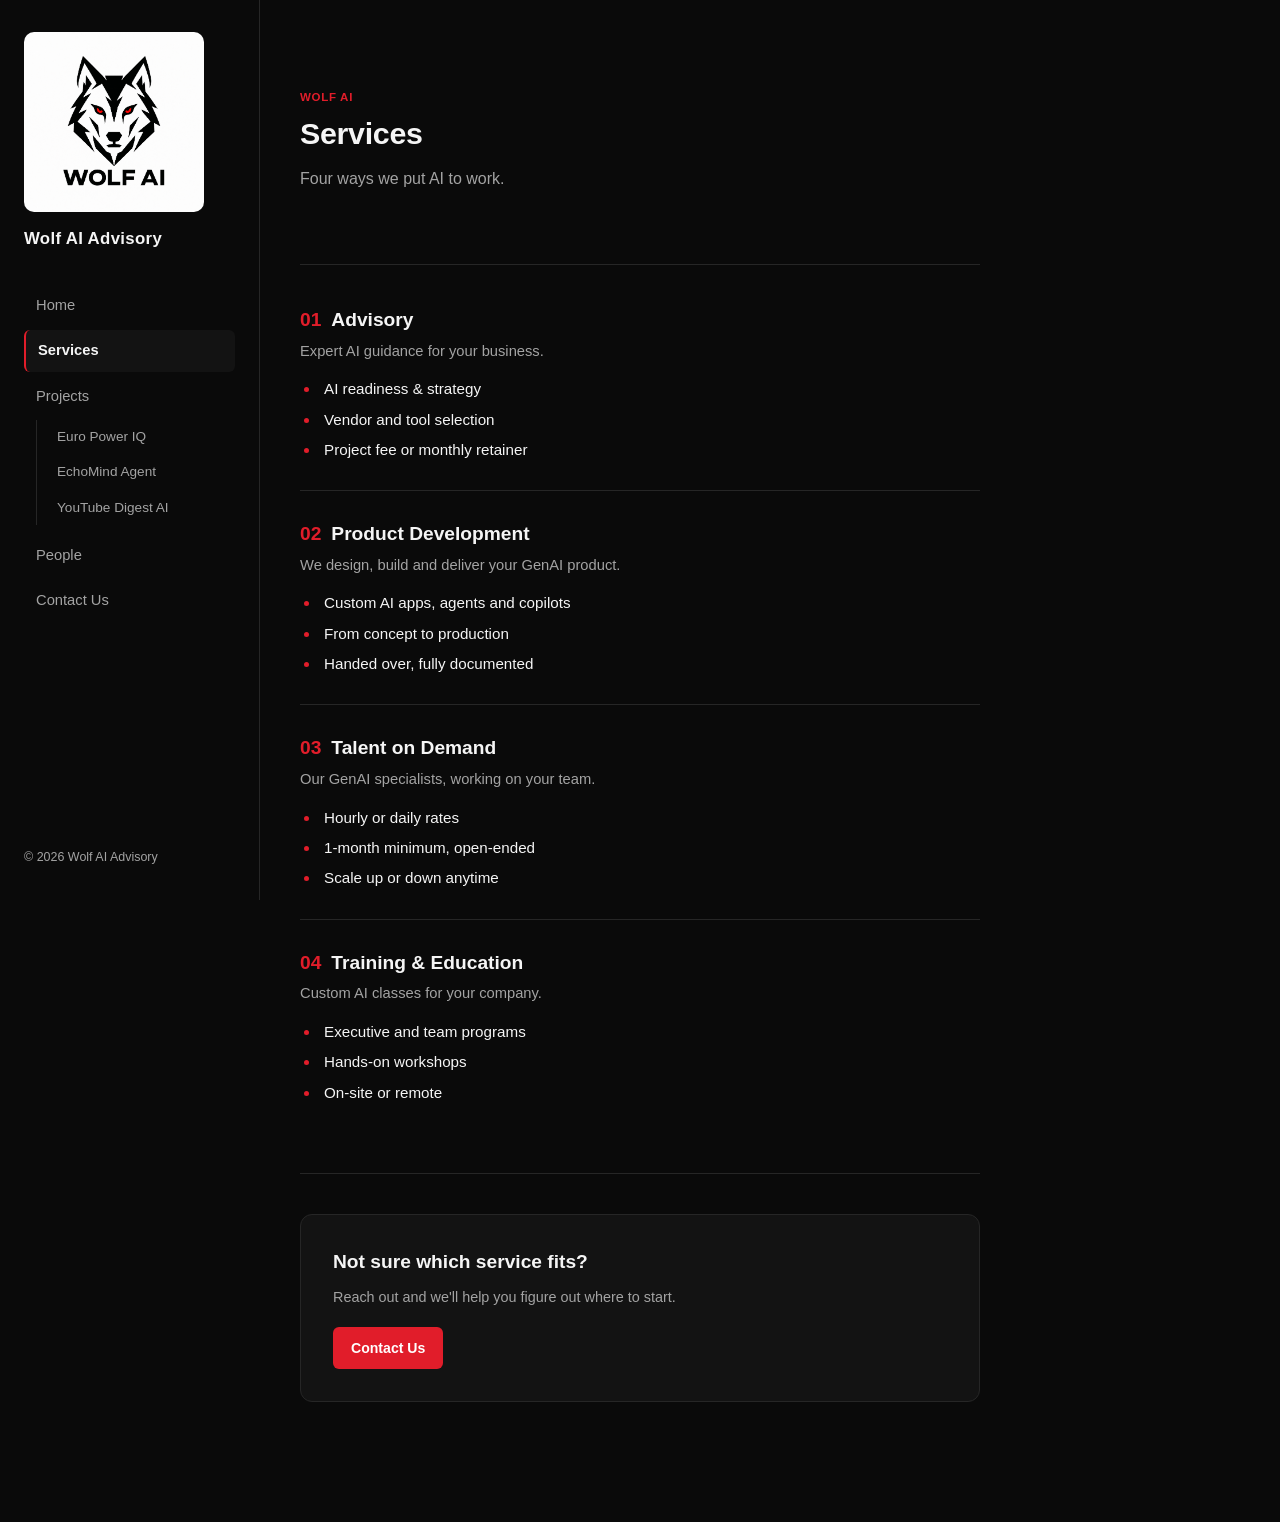
<file: services.html>
<!DOCTYPE html>
<html lang="en">
<head>
<meta charset="UTF-8">
<meta name="viewport" content="width=device-width, initial-scale=1.0">
<title>Services — Wolf AI Advisory</title>
<meta name="description" content="Four ways Wolf AI puts AI to work: Advisory, Product Development, Talent on Demand, and Training &amp; Education.">
<link rel="stylesheet" href="assets/style.css?v=12">
</head>
<body>

<div class="layout">
  <aside class="sidebar">
    <a href="index.html" class="brand">
      <img src="assets/wolf-ai-red-eyes.png" alt="Wolf AI Advisory logo">
      <span class="brand-name">Wolf AI Advisory</span>
    </a>
    <ul class="sidebar-nav">
      <li><a href="index.html">Home</a></li>
      <li><a href="services.html" class="active">Services</a></li>
      <li>
        <a href="projects.html">Projects</a>
        <ul class="sidebar-subnav">
          <li><a href="project-euro-power-iq.html">Euro Power IQ</a></li>
          <li><a href="project-echomind-agent.html">EchoMind Agent</a></li>
          <li><a href="project-youtube-digest-ai.html">YouTube Digest AI</a></li>
        </ul>
      </li>
      <li><a href="people.html">People</a></li>
      <li><a href="contact.html">Contact Us</a></li>
    </ul>
    <div class="sidebar-footer">&copy; 2026 Wolf AI Advisory</div>
  </aside>

  <div class="content">
    <div class="content-inner">

      <section class="hero">
        <p class="eyebrow">Wolf AI</p>
        <h1>Services</h1>
        <p class="lede">Four ways we put AI to work.</p>
      </section>

      <section>
        <div class="service-grid">
          <div class="service-card">
            <h2><span class="service-num">01</span>Advisory</h2>
            <p class="service-tagline">Expert AI guidance for your business.</p>
            <ul class="service-bullets">
              <li>AI readiness &amp; strategy</li>
              <li>Vendor and tool selection</li>
              <li>Project fee or monthly retainer</li>
            </ul>
          </div>

          <div class="service-card">
            <h2><span class="service-num">02</span>Product Development</h2>
            <p class="service-tagline">We design, build and deliver your GenAI product.</p>
            <ul class="service-bullets">
              <li>Custom AI apps, agents and copilots</li>
              <li>From concept to production</li>
              <li>Handed over, fully documented</li>
            </ul>
          </div>

          <div class="service-card">
            <h2><span class="service-num">03</span>Talent on Demand</h2>
            <p class="service-tagline">Our GenAI specialists, working on your team.</p>
            <ul class="service-bullets">
              <li>Hourly or daily rates</li>
              <li>1-month minimum, open-ended</li>
              <li>Scale up or down anytime</li>
            </ul>
          </div>

          <div class="service-card">
            <h2><span class="service-num">04</span>Training &amp; Education</h2>
            <p class="service-tagline">Custom AI classes for your company.</p>
            <ul class="service-bullets">
              <li>Executive and team programs</li>
              <li>Hands-on workshops</li>
              <li>On-site or remote</li>
            </ul>
          </div>
        </div>
      </section>

      <section id="contact">
        <div class="contact-card">
          <h2>Not sure which service fits?</h2>
          <p>Reach out and we'll help you figure out where to start.</p>
          <a href="contact.html" class="btn btn-primary">Contact Us</a>
        </div>
      </section>

    </div>
  </div>
</div>

</body>
</html>
</file>
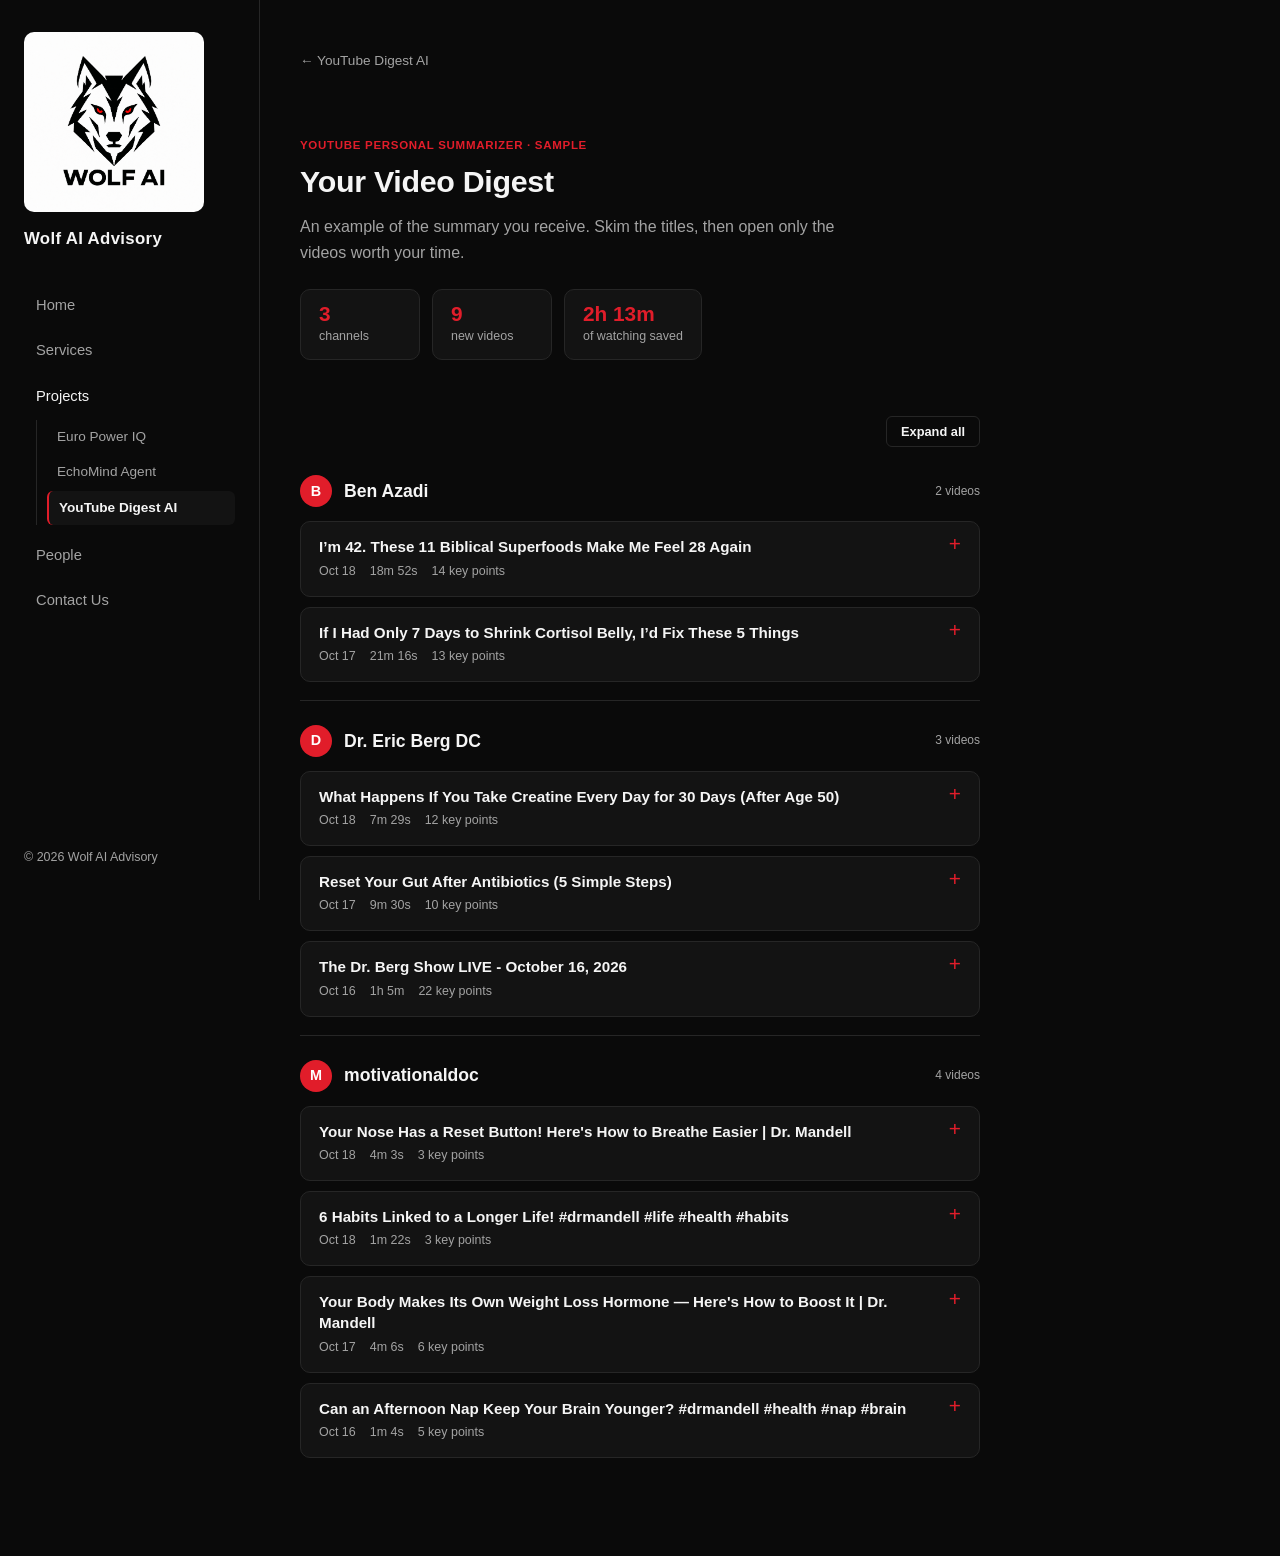
<file: youtube-sample.html>
<!DOCTYPE html>
<html lang="en">
<head>
<meta charset="UTF-8">
<meta name="viewport" content="width=device-width, initial-scale=1.0">
<title>YouTube Summary Sample — Wolf AI Advisory</title>
<link rel="stylesheet" href="assets/style.css?v=12">
</head>
<body>

<div class="layout">
  <aside class="sidebar">
    <a href="index.html" class="brand">
      <img src="assets/wolf-ai-red-eyes.png" alt="Wolf AI Advisory logo">
      <span class="brand-name">Wolf AI Advisory</span>
    </a>
    <ul class="sidebar-nav">
      <li><a href="index.html">Home</a></li>
      <li><a href="services.html">Services</a></li>
      <li>
        <a href="projects.html" class="parent-active">Projects</a>
        <ul class="sidebar-subnav">
          <li><a href="project-euro-power-iq.html">Euro Power IQ</a></li>
          <li><a href="project-echomind-agent.html">EchoMind Agent</a></li>
          <li><a href="project-youtube-digest-ai.html" class="active">YouTube Digest AI</a></li>
        </ul>
      </li>
      <li><a href="people.html">People</a></li>
      <li><a href="contact.html">Contact Us</a></li>
    </ul>
    <div class="sidebar-footer">&copy; 2026 Wolf AI Advisory</div>
  </aside>

  <div class="content">
    <div class="content-inner">

      <a href="project-youtube-digest-ai.html" class="back-link">&larr; YouTube Digest AI</a>

      <section class="hero">
        <p class="eyebrow">YouTube Personal Summarizer &middot; Sample</p>
        <h1>Your Video Digest</h1>
        <p class="lede">An example of the summary you receive. Skim the titles, then open only the videos worth your time.</p>
        <div class="digest-stats" id="digest-stats"></div>
      </section>

      <div class="digest-toolbar">
        <button type="button" class="btn btn-outline" id="toggle-all">Expand all</button>
      </div>

      <div id="digest">
        <p class="digest-empty">Loading sample&hellip;</p>
      </div>

    </div>
  </div>
</div>

<script>
(function () {
  var digest = document.getElementById('digest');
  var stats = document.getElementById('digest-stats');
  var toggle = document.getElementById('toggle-all');

  function esc(s) {
    return s.replace(/&/g, '&amp;').replace(/</g, '&lt;').replace(/>/g, '&gt;').replace(/"/g, '&quot;');
  }

  // "Label: text" becomes a bold label followed by the text
  function point(text) {
    var m = text.match(/^([^:]{2,45}):(\s+.+|)$/);
    if (m) return '<strong>' + esc(m[1]) + ':</strong>' + esc(m[2]);
    return esc(text);
  }

  function seconds(duration) {
    var total = 0;
    duration.replace(/(\d+)\s*([hms])/g, function (_, n, unit) {
      total += Number(n) * { h: 3600, m: 60, s: 1 }[unit];
    });
    return total;
  }

  function formatTime(total) {
    var h = Math.floor(total / 3600), m = Math.round((total % 3600) / 60);
    return h ? h + 'h ' + m + 'm' : m + 'm';
  }

  function parse(text) {
    var channels = [], channel, video, group;
    text.split(/\r?\n/).forEach(function (line) {
      if (!line.trim()) return;
      if (line.indexOf('# ') === 0) {
        channel = { name: line.slice(2).trim(), videos: [] };
        channels.push(channel);
      } else if (line.indexOf('## ') === 0) {
        video = { title: line.slice(3).trim(), meta: [], points: [] };
        channel.videos.push(video);
      } else if (/^\s+- /.test(line)) {
        group.children.push(line.trim().slice(2));
      } else if (line.indexOf('- ') === 0) {
        group = { text: line.slice(2).trim(), children: [] };
        video.points.push(group);
      } else if (video && !video.points.length) {
        video.meta = line.split('·').map(function (s) { return s.trim(); });
      }
    });
    return channels;
  }

  function render(channels) {
    var videoCount = 0, totalSeconds = 0, html = '';

    channels.forEach(function (ch) {
      html += '<section class="digest-channel"><h2 class="channel-name">' +
        '<span class="channel-avatar">' + esc(ch.name.charAt(0).toUpperCase()) + '</span>' +
        esc(ch.name) + '<span class="channel-count">' + ch.videos.length +
        (ch.videos.length === 1 ? ' video' : ' videos') + '</span></h2>';

      ch.videos.forEach(function (v) {
        videoCount++;
        totalSeconds += seconds(v.meta[1] || '');
        var date = v.meta[0] ? new Date(v.meta[0] + 'T12:00:00') : null;
        var dateLabel = date ? date.toLocaleDateString('en-US', { month: 'short', day: 'numeric' }) : '';

        html += '<details class="video-card"><summary>' +
          '<span class="video-title">' + esc(v.title) + '</span>' +
          '<span class="video-meta">' +
            (dateLabel ? '<span>' + esc(dateLabel) + '</span>' : '') +
            (v.meta[1] ? '<span>' + esc(v.meta[1]) + '</span>' : '') +
            '<span>' + v.points.length + ' key points</span>' +
          '</span></summary><ul class="video-points">';

        v.points.forEach(function (p) {
          html += '<li>' + point(p.text);
          if (p.children.length) {
            html += '<ul>' + p.children.map(function (c) { return '<li>' + point(c) + '</li>'; }).join('') + '</ul>';
          }
          html += '</li>';
        });

        html += '</ul>' + (v.meta[2] ? '<p class="video-model">Summarized with ' + esc(v.meta[2]) + '</p>' : '') +
          '</details>';
      });

      html += '</section>';
    });

    digest.innerHTML = html;
    stats.innerHTML =
      '<div><strong>' + channels.length + '</strong><span>channels</span></div>' +
      '<div><strong>' + videoCount + '</strong><span>new videos</span></div>' +
      '<div><strong>' + formatTime(totalSeconds) + '</strong><span>of watching saved</span></div>';
  }

  toggle.addEventListener('click', function () {
    var cards = digest.querySelectorAll('.video-card');
    var open = toggle.textContent === 'Expand all';
    cards.forEach(function (c) { c.open = open; });
    toggle.textContent = open ? 'Collapse all' : 'Expand all';
  });

  fetch('assets/youtube-sample.txt')
    .then(function (r) {
      if (!r.ok) throw new Error(r.status);
      return r.text();
    })
    .then(function (text) { render(parse(text)); })
    .catch(function () {
      digest.innerHTML = '<p class="digest-empty">The sample could not be loaded. ' +
        '<a href="assets/youtube-sample.txt">Open the text version</a>.</p>';
    });
})();
</script>

</body>
</html>
</file>
<file: assets/style.css>
:root {
  --bg: #0a0a0a;
  --bg-alt: #131313;
  --fg: #f5f5f5;
  --fg-muted: #a3a3a3;
  --accent: #e11d2a;
  --border: #262626;
  --sidebar-width: 260px;
}

* {
  box-sizing: border-box;
}

html {
  scroll-behavior: smooth;
}

body {
  margin: 0;
  background: var(--bg);
  color: var(--fg);
  font-family: -apple-system, BlinkMacSystemFont, "Segoe UI", Roboto, Helvetica, Arial, sans-serif;
  font-size: 15px;
  line-height: 1.6;
}

a {
  color: inherit;
}

img {
  max-width: 100%;
  display: block;
}

/* Layout: sidebar + content */
.layout {
  display: flex;
  align-items: flex-start;
  min-height: 100vh;
}

.sidebar {
  width: var(--sidebar-width);
  flex-shrink: 0;
  min-height: 100vh;
  border-right: 1px solid var(--border);
  padding: 32px 24px;
  position: sticky;
  top: 0;
  display: flex;
  flex-direction: column;
}

.sidebar .brand {
  display: block;
  text-decoration: none;
  margin-bottom: 32px;
}

.sidebar .brand img {
  width: 100%;
  max-width: 180px;
  border-radius: 10px;
  margin-bottom: 14px;
}

.sidebar .brand .brand-name {
  font-weight: 700;
  font-size: 1.05rem;
  letter-spacing: 0.02em;
  color: var(--fg);
}

.sidebar-nav {
  list-style: none;
  margin: 0;
  padding: 0;
  display: flex;
  flex-direction: column;
  gap: 4px;
}

.sidebar-nav a {
  display: block;
  text-decoration: none;
  color: var(--fg-muted);
  font-size: 0.92rem;
  padding: 9px 12px;
  border-radius: 6px;
  transition: background 0.15s ease, color 0.15s ease;
}

.sidebar-nav a:hover {
  color: var(--fg);
  background: var(--bg-alt);
}

.sidebar-nav a.active {
  color: var(--fg);
  background: var(--bg-alt);
  font-weight: 600;
  border-left: 2px solid var(--accent);
}

.sidebar-footer {
  margin-top: auto;
  padding-top: 24px;
  font-size: 0.78rem;
  color: var(--fg-muted);
}

.content {
  flex: 1;
  min-width: 0;
}

.content-inner {
  max-width: 760px;
  padding: 48px 40px 80px;
}

/* Hero */
.hero {
  margin-bottom: 8px;
}

.hero h1 {
  font-size: 1.9rem;
  line-height: 1.25;
  margin: 0 0 14px;
  letter-spacing: -0.01em;
}

.hero p.lede {
  font-size: 1rem;
  color: var(--fg-muted);
  max-width: 560px;
  margin: 0 0 24px;
}

.cta-row {
  display: flex;
  gap: 12px;
  flex-wrap: wrap;
  margin-bottom: 8px;
}

/* Buttons */
.btn {
  display: inline-block;
  padding: 10px 18px;
  border-radius: 6px;
  text-decoration: none;
  font-weight: 600;
  font-size: 0.88rem;
  transition: opacity 0.15s ease;
}

.btn:hover {
  opacity: 0.85;
}

.btn-primary {
  background: var(--accent);
  color: #fff;
}

.btn-outline {
  border: 1px solid var(--border);
  color: var(--fg);
}

/* Sections */
section {
  padding: 40px 0;
  border-top: 1px solid var(--border);
}

section:first-of-type {
  border-top: none;
}

section .eyebrow {
  color: var(--accent);
  text-transform: uppercase;
  letter-spacing: 0.06em;
  font-size: 0.72rem;
  font-weight: 700;
  margin: 0 0 8px;
}

section h2 {
  font-size: 1.3rem;
  margin: 0 0 10px;
}

section p.section-lede {
  color: var(--fg-muted);
  font-size: 0.95rem;
  max-width: 560px;
  margin: 0 0 28px;
}

/* Cards */
.card-grid {
  display: grid;
  grid-template-columns: repeat(2, 1fr);
  gap: 16px;
}

.card {
  background: var(--bg-alt);
  border: 1px solid var(--border);
  border-radius: 10px;
  padding: 20px;
}

.card h3 {
  margin: 0 0 8px;
  font-size: 0.98rem;
}

.card p {
  color: var(--fg-muted);
  margin: 0;
  font-size: 0.88rem;
}

.card a.card-link {
  display: inline-block;
  margin-top: 12px;
  font-size: 0.85rem;
  color: var(--accent);
  text-decoration: none;
  font-weight: 600;
}

/* Values row */
.values-row {
  display: grid;
  grid-template-columns: repeat(2, 1fr);
  gap: 20px;
}

.values-row .value h3 {
  font-size: 0.95rem;
  margin: 0 0 6px;
}

.values-row .value p {
  color: var(--fg-muted);
  font-size: 0.86rem;
  margin: 0;
}

/* Services */
.hero .eyebrow {
  color: var(--accent);
  text-transform: uppercase;
  letter-spacing: 0.06em;
  font-size: 0.72rem;
  font-weight: 700;
  margin: 0 0 8px;
}

.service-grid {
  display: flex;
  flex-direction: column;
}

.service-card {
  padding: 28px 0;
  border-top: 1px solid var(--border);
}

.service-card:first-child {
  border-top: none;
  padding-top: 0;
}

.service-card h2 {
  font-size: 1.2rem;
  margin: 0 0 4px;
}

.service-num {
  color: var(--accent);
  font-weight: 800;
  margin-right: 10px;
  font-variant-numeric: tabular-nums;
}

.service-tagline {
  color: var(--fg-muted);
  font-size: 0.92rem;
  margin: 0 0 14px;
}

.service-bullets {
  margin: 0;
  padding-left: 20px;
  display: flex;
  flex-direction: column;
  gap: 6px;
}

.service-bullets li {
  font-size: 0.95rem;
  padding-left: 4px;
}

.service-bullets li::marker {
  color: var(--accent);
}

/* Sidebar project sub-list */
.sidebar-subnav {
  list-style: none;
  margin: 2px 0 6px 12px;
  padding: 0 0 0 10px;
  border-left: 1px solid var(--border);
  display: flex;
  flex-direction: column;
  gap: 2px;
}

.sidebar-nav .sidebar-subnav a {
  font-size: 0.85rem;
  padding: 6px 10px;
}

.sidebar-nav a.parent-active {
  color: var(--fg);
}

/* Projects */
.project-list {
  display: flex;
  flex-direction: column;
  gap: 16px;
  padding-top: 8px;
  border-top: none;
}

.project-index-card {
  display: grid;
  grid-template-columns: 200px 1fr;
  gap: 24px;
  align-items: center;
  background: var(--bg-alt);
  border: 1px solid var(--border);
  border-radius: 12px;
  padding: 20px;
  text-decoration: none;
  transition: border-color 0.15s ease;
}

.project-index-card:hover {
  border-color: var(--accent);
}

.project-index-card h2 {
  font-size: 1.25rem;
  line-height: 1.25;
  margin: 0 0 4px;
}

.project-tag {
  color: var(--accent);
  text-transform: uppercase;
  letter-spacing: 0.06em;
  font-size: 0.7rem;
  font-weight: 700;
  margin: 0 0 6px;
}

.project-tagline {
  color: var(--fg-muted);
  font-size: 0.92rem;
  margin: 0;
}

.project-link {
  display: inline-block;
  margin-top: 12px;
  color: var(--accent);
  font-weight: 600;
  font-size: 0.88rem;
  text-decoration: none;
}

.project-index-card {
  position: relative;
}

.project-index-card .card-link {
  color: inherit;
  text-decoration: none;
}

.project-index-card .card-link::after {
  content: "";
  position: absolute;
  inset: 0;
  border-radius: 12px;
}

.project-index-card:hover .project-link {
  text-decoration: underline;
}

.project-actions {
  display: flex;
  flex-wrap: wrap;
  align-items: center;
  gap: 10px 18px;
  margin-top: 14px;
}

.project-actions .project-link {
  margin-top: 0;
}

.live-link {
  position: relative;
  z-index: 1;
  display: inline-flex;
  align-items: center;
  gap: 5px;
  color: var(--accent);
  font-weight: 600;
  font-size: 0.88rem;
  text-decoration: none;
}

.live-link:hover {
  text-decoration: underline;
}

.ext-icon {
  width: 13px;
  height: 13px;
  flex-shrink: 0;
}

.hero-live {
  margin-top: 14px;
}

.live-line {
  margin: 20px 0 0;
}

.project-thumb {
  background: var(--bg);
  border: 1px solid var(--border);
  border-radius: 8px;
  padding: 12px;
}

.project-thumb svg {
  display: block;
  width: 100%;
  height: 80px;
}

.project-thumb .grid line {
  stroke: var(--border);
  stroke-width: 1;
  vector-effect: non-scaling-stroke;
}

.project-thumb .bars rect {
  fill: #2a2a2a;
}

.project-thumb .line {
  fill: none;
  stroke: var(--accent);
  stroke-width: 2;
  stroke-linejoin: round;
  stroke-linecap: round;
  vector-effect: non-scaling-stroke;
}

.project-thumb .line.forecast {
  stroke-dasharray: 4 4;
}

.project-thumb .avatar circle,
.project-thumb .avatar path {
  fill: none;
  stroke: var(--accent);
  stroke-width: 2;
}

.project-thumb .bubble {
  fill: #1c1c1c;
  stroke: #333;
  stroke-width: 1;
}

.project-thumb .bubble.me {
  fill: #2a1012;
  stroke: #5a1a1f;
}

.project-thumb .wave rect {
  fill: var(--accent);
}

.project-thumb .text-line rect {
  fill: #6b6b6b;
}

.project-thumb .chip {
  fill: none;
  stroke: #444;
  stroke-width: 1;
  stroke-dasharray: 3 3;
}

.project-slogan {
  color: var(--accent);
  font-weight: 600;
  font-size: 0.92rem;
  letter-spacing: 0.01em;
  margin: 12px 0 0;
}

.project-thumb .play,
.project-thumb .digest .dot {
  fill: var(--accent);
}

.project-thumb .digest .text-line {
  fill: #6b6b6b;
}

.project-sample {
  margin-top: 28px;
}

/* Single project page */
.project-hero {
  display: grid;
  grid-template-columns: 1fr 220px;
  gap: 32px;
  align-items: center;
  padding-top: 0;
}

.project-hero h1 {
  margin-bottom: 8px;
}

.project-hero .project-tagline {
  font-size: 1rem;
  color: var(--fg);
}

.project-hero .project-thumb svg {
  height: 100px;
}

.project-detail .project-summary {
  color: var(--fg-muted);
  font-size: 0.98rem;
  max-width: 620px;
  margin: 0 0 32px;
}

.project-detail h2 {
  font-size: 1.05rem;
  margin: 0 0 14px;
}

.feature-grid {
  list-style: none;
  margin: 0;
  padding: 0;
  display: grid;
  grid-template-columns: repeat(2, 1fr);
  gap: 1px;
  background: var(--border);
  border: 1px solid var(--border);
  border-radius: 10px;
  overflow: hidden;
}

.feature {
  display: flex;
  gap: 12px;
  padding: 18px 20px;
  background: var(--bg-alt);
}

.feature-icon {
  width: 20px;
  height: 20px;
  flex-shrink: 0;
  margin-top: 1px;
  fill: none;
  stroke: var(--accent);
  stroke-width: 1.8;
  stroke-linecap: round;
  stroke-linejoin: round;
}

.feature h3 {
  font-size: 0.92rem;
  margin: 0 0 4px;
}

.feature p {
  color: var(--fg-muted);
  font-size: 0.86rem;
  margin: 0;
}

.project-audience {
  color: var(--fg-muted);
  font-size: 0.92rem;
  margin: 28px 0 0;
  padding-left: 14px;
  border-left: 2px solid var(--accent);
}

.project-pager {
  display: grid;
  grid-template-columns: 1fr 1fr;
  gap: 16px;
  padding: 0 0 40px;
}

.project-pager a {
  display: flex;
  flex-direction: column;
  gap: 2px;
  padding: 14px 18px;
  border: 1px solid var(--border);
  border-radius: 10px;
  text-decoration: none;
  font-weight: 600;
  transition: border-color 0.15s ease;
}

.project-pager a:hover {
  border-color: var(--accent);
}

.project-pager a.next {
  text-align: right;
}

.project-pager span {
  font-size: 0.75rem;
  font-weight: 500;
  color: var(--fg-muted);
}

/* YouTube summary sample */
.back-link {
  display: inline-block;
  margin-bottom: 24px;
  color: var(--fg-muted);
  font-size: 0.85rem;
  text-decoration: none;
}

.back-link:hover {
  color: var(--fg);
}

.digest-stats {
  display: flex;
  flex-wrap: wrap;
  gap: 12px;
  margin-bottom: 8px;
}

.digest-stats div {
  background: var(--bg-alt);
  border: 1px solid var(--border);
  border-radius: 10px;
  padding: 12px 18px;
  display: flex;
  flex-direction: column;
  min-width: 120px;
}

.digest-stats strong {
  font-size: 1.3rem;
  color: var(--accent);
  line-height: 1.2;
}

.digest-stats span {
  font-size: 0.78rem;
  color: var(--fg-muted);
}

.digest-toolbar {
  display: flex;
  justify-content: flex-end;
  margin: 8px 0 4px;
}

.digest-toolbar .btn {
  background: none;
  cursor: pointer;
  font-family: inherit;
  padding: 7px 14px;
  font-size: 0.8rem;
}

.digest-empty {
  color: var(--fg-muted);
}

.digest-empty a {
  color: var(--accent);
}

.digest-channel {
  padding: 24px 0 8px;
}

.channel-name {
  display: flex;
  align-items: center;
  gap: 12px;
  font-size: 1.1rem;
  margin: 0 0 14px;
}

.channel-avatar {
  width: 32px;
  height: 32px;
  border-radius: 50%;
  background: var(--accent);
  color: #fff;
  display: inline-flex;
  align-items: center;
  justify-content: center;
  font-size: 0.9rem;
  font-weight: 800;
  flex-shrink: 0;
}

.channel-count {
  margin-left: auto;
  font-size: 0.75rem;
  font-weight: 500;
  color: var(--fg-muted);
}

.video-card {
  background: var(--bg-alt);
  border: 1px solid var(--border);
  border-radius: 10px;
  margin-bottom: 10px;
}

.video-card[open] {
  border-color: #3a3a3a;
}

.video-card summary {
  list-style: none;
  cursor: pointer;
  padding: 14px 44px 14px 18px;
  position: relative;
}

.video-card summary::-webkit-details-marker {
  display: none;
}

.video-card summary::after {
  content: "+";
  position: absolute;
  right: 18px;
  top: 12px;
  color: var(--accent);
  font-size: 1.3rem;
  font-weight: 400;
  line-height: 1;
}

.video-card[open] summary::after {
  content: "\2212";
}

.video-card summary:hover .video-title {
  color: #fff;
}

.video-title {
  display: block;
  font-weight: 600;
  font-size: 0.95rem;
  line-height: 1.4;
}

.video-meta {
  display: flex;
  flex-wrap: wrap;
  gap: 4px 14px;
  margin-top: 4px;
  font-size: 0.78rem;
  color: var(--fg-muted);
}

.video-points {
  margin: 0;
  padding: 4px 18px 6px 38px;
  border-top: 1px solid var(--border);
  padding-top: 14px;
}

.video-points li {
  font-size: 0.88rem;
  color: #d4d4d4;
  margin-bottom: 7px;
}

.video-points li::marker {
  color: var(--accent);
}

.video-points ul {
  margin: 6px 0 0;
  padding-left: 18px;
}

.video-points ul li {
  color: var(--fg-muted);
  margin-bottom: 4px;
}

.video-points strong {
  color: var(--fg);
}

.video-model {
  margin: 0;
  padding: 0 18px 14px;
  font-size: 0.72rem;
  color: #737373;
}

/* Contact */
.contact-card {
  background: var(--bg-alt);
  border: 1px solid var(--border);
  border-radius: 12px;
  padding: 32px;
}

.contact-card h2 {
  margin: 0 0 8px;
  font-size: 1.2rem;
}

.contact-card p {
  color: var(--fg-muted);
  font-size: 0.9rem;
  margin: 0 0 18px;
}

.contact-email {
  font-size: 1.05rem;
  font-weight: 700;
  color: var(--accent);
  text-decoration: none;
}

/* Contact form */
.contact-form {
  display: grid;
  grid-template-columns: repeat(2, 1fr);
  gap: 16px;
  max-width: 640px;
}

.form-field {
  display: flex;
  flex-direction: column;
  gap: 6px;
}

.form-field.full {
  grid-column: 1 / -1;
}

.form-field label {
  font-size: 0.82rem;
  color: var(--fg-muted);
}

.form-field input,
.form-field textarea {
  background: var(--bg-alt);
  border: 1px solid var(--border);
  border-radius: 6px;
  padding: 10px 12px;
  color: var(--fg);
  font-family: inherit;
  font-size: 0.9rem;
}

.form-field input:focus,
.form-field textarea:focus {
  outline: none;
  border-color: var(--accent);
}

.form-field textarea {
  resize: vertical;
  min-height: 120px;
}

.form-actions {
  grid-column: 1 / -1;
  margin-top: 4px;
}

.form-note {
  font-size: 0.78rem;
  color: var(--fg-muted);
  margin-top: 14px;
  max-width: 560px;
}

/* People */
.people-grid {
  display: grid;
  grid-template-columns: repeat(auto-fit, minmax(220px, 1fr));
  gap: 24px;
}

.person-card {
  background: var(--bg-alt);
  border: 1px solid var(--border);
  border-radius: 12px;
  padding: 24px;
}

.person-card.full {
  grid-column: 1 / -1;
}

.person-card p.person-bio + p.person-bio {
  margin-top: 12px;
}

.person-photo {
  width: 96px;
  height: 96px;
  border-radius: 50%;
  object-fit: cover;
  margin-bottom: 16px;
}

.person-card h3 {
  margin: 0 0 2px;
  font-size: 1.05rem;
}

.person-role {
  color: var(--accent);
  font-size: 0.82rem;
  font-weight: 600;
  margin: 0 0 14px;
}

.person-card p.person-bio {
  color: var(--fg-muted);
  font-size: 0.88rem;
  margin: 0;
}

/* Under construction pages */
.uc-wrap {
  min-height: 70vh;
  display: flex;
  flex-direction: column;
  align-items: flex-start;
  justify-content: center;
  padding: 48px 0;
}

.uc-wrap img {
  width: 160px;
  height: auto;
  border-radius: 10px;
  margin-bottom: 24px;
}

.uc-wrap h1 {
  font-size: 1.4rem;
  font-weight: 700;
  letter-spacing: 0.03em;
  text-transform: uppercase;
  margin: 0 0 10px;
}

.uc-wrap p {
  color: var(--fg-muted);
  font-size: 0.92rem;
  max-width: 420px;
  margin: 0;
}

/* Responsive */
@media (max-width: 800px) {
  .layout {
    flex-direction: column;
  }

  .sidebar {
    width: 100%;
    min-height: auto;
    position: static;
    border-right: none;
    border-bottom: 1px solid var(--border);
    padding: 20px 24px;
  }

  .sidebar .brand img {
    max-width: 100px;
  }

  .sidebar-nav {
    flex-direction: row;
    flex-wrap: wrap;
  }

  .sidebar-footer {
    margin-top: 16px;
    padding-top: 0;
  }

  .content-inner {
    padding: 32px 24px 56px;
  }

  .card-grid,
  .values-row,
  .feature-grid,
  .project-index-card,
  .project-hero {
    grid-template-columns: 1fr;
  }

  .project-index-card,
  .project-hero {
    gap: 16px;
  }

  .sidebar-subnav {
    display: none;
  }
}
</file>
